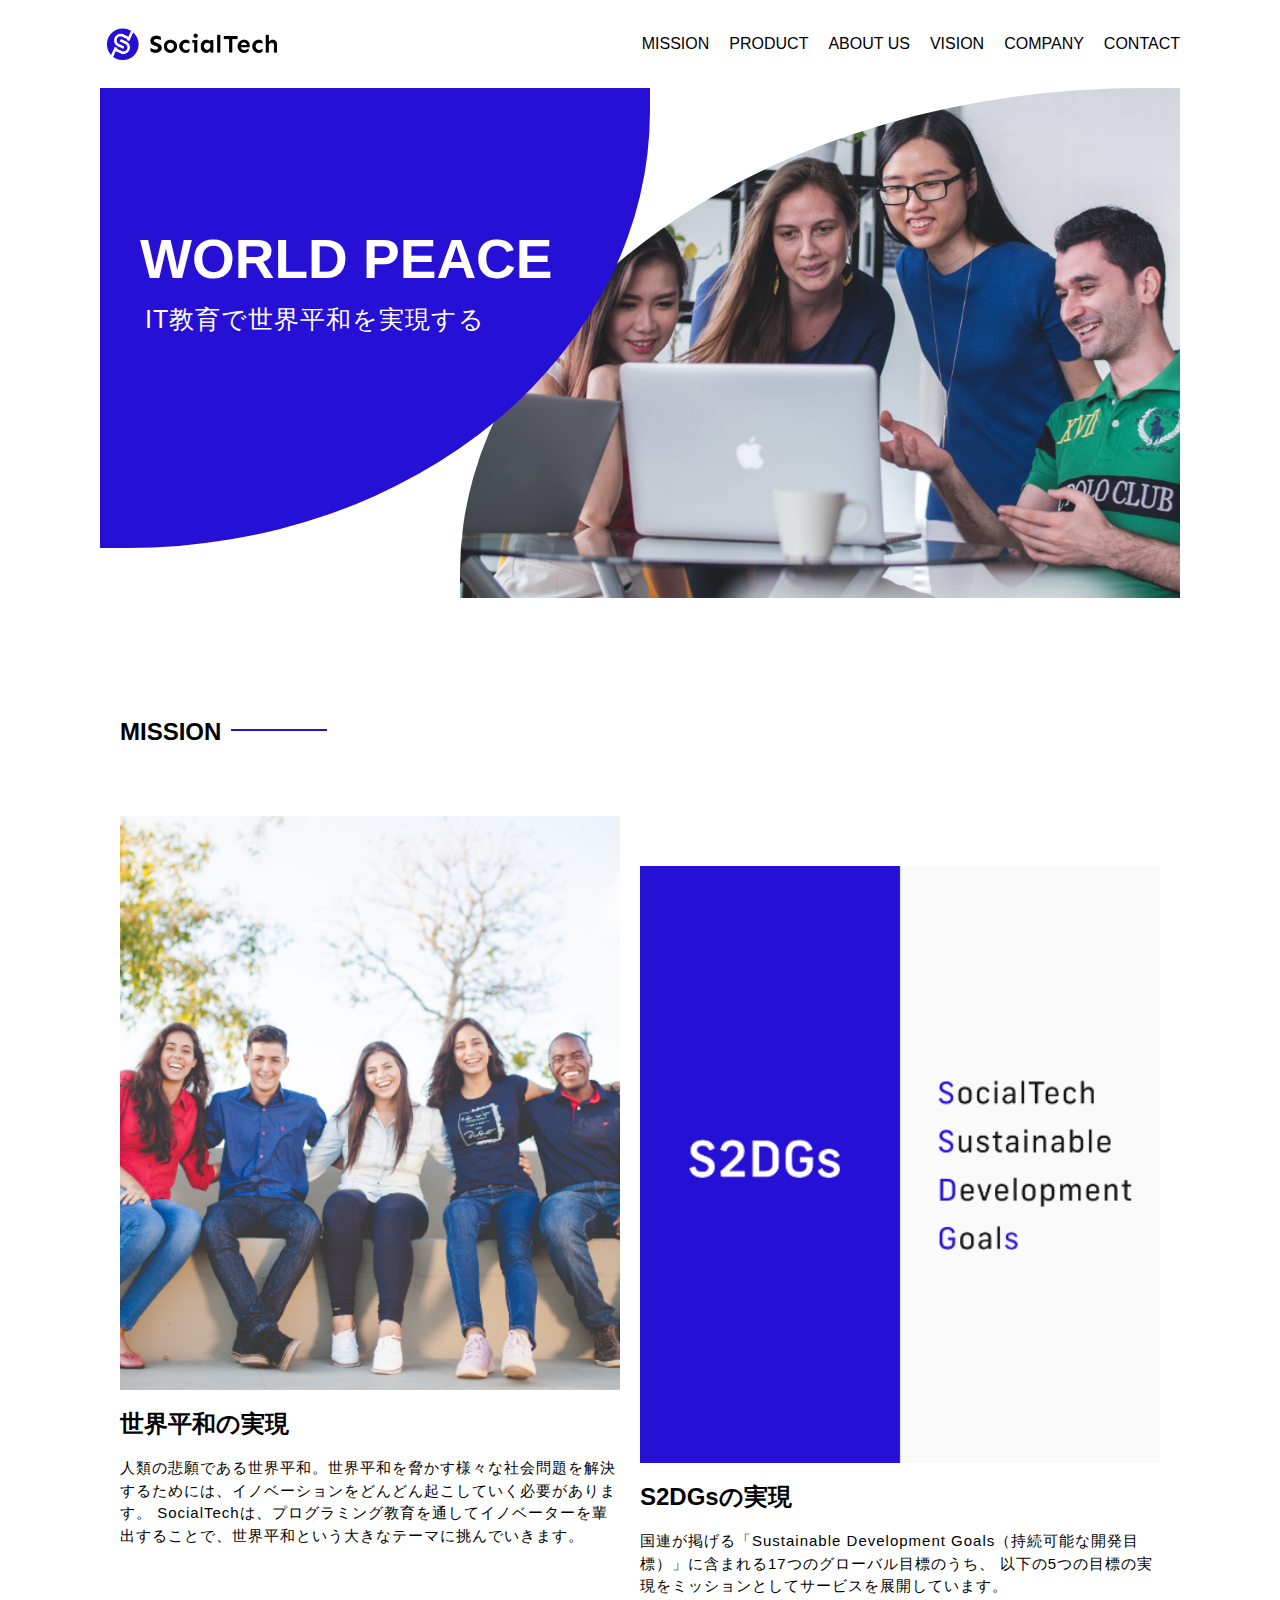
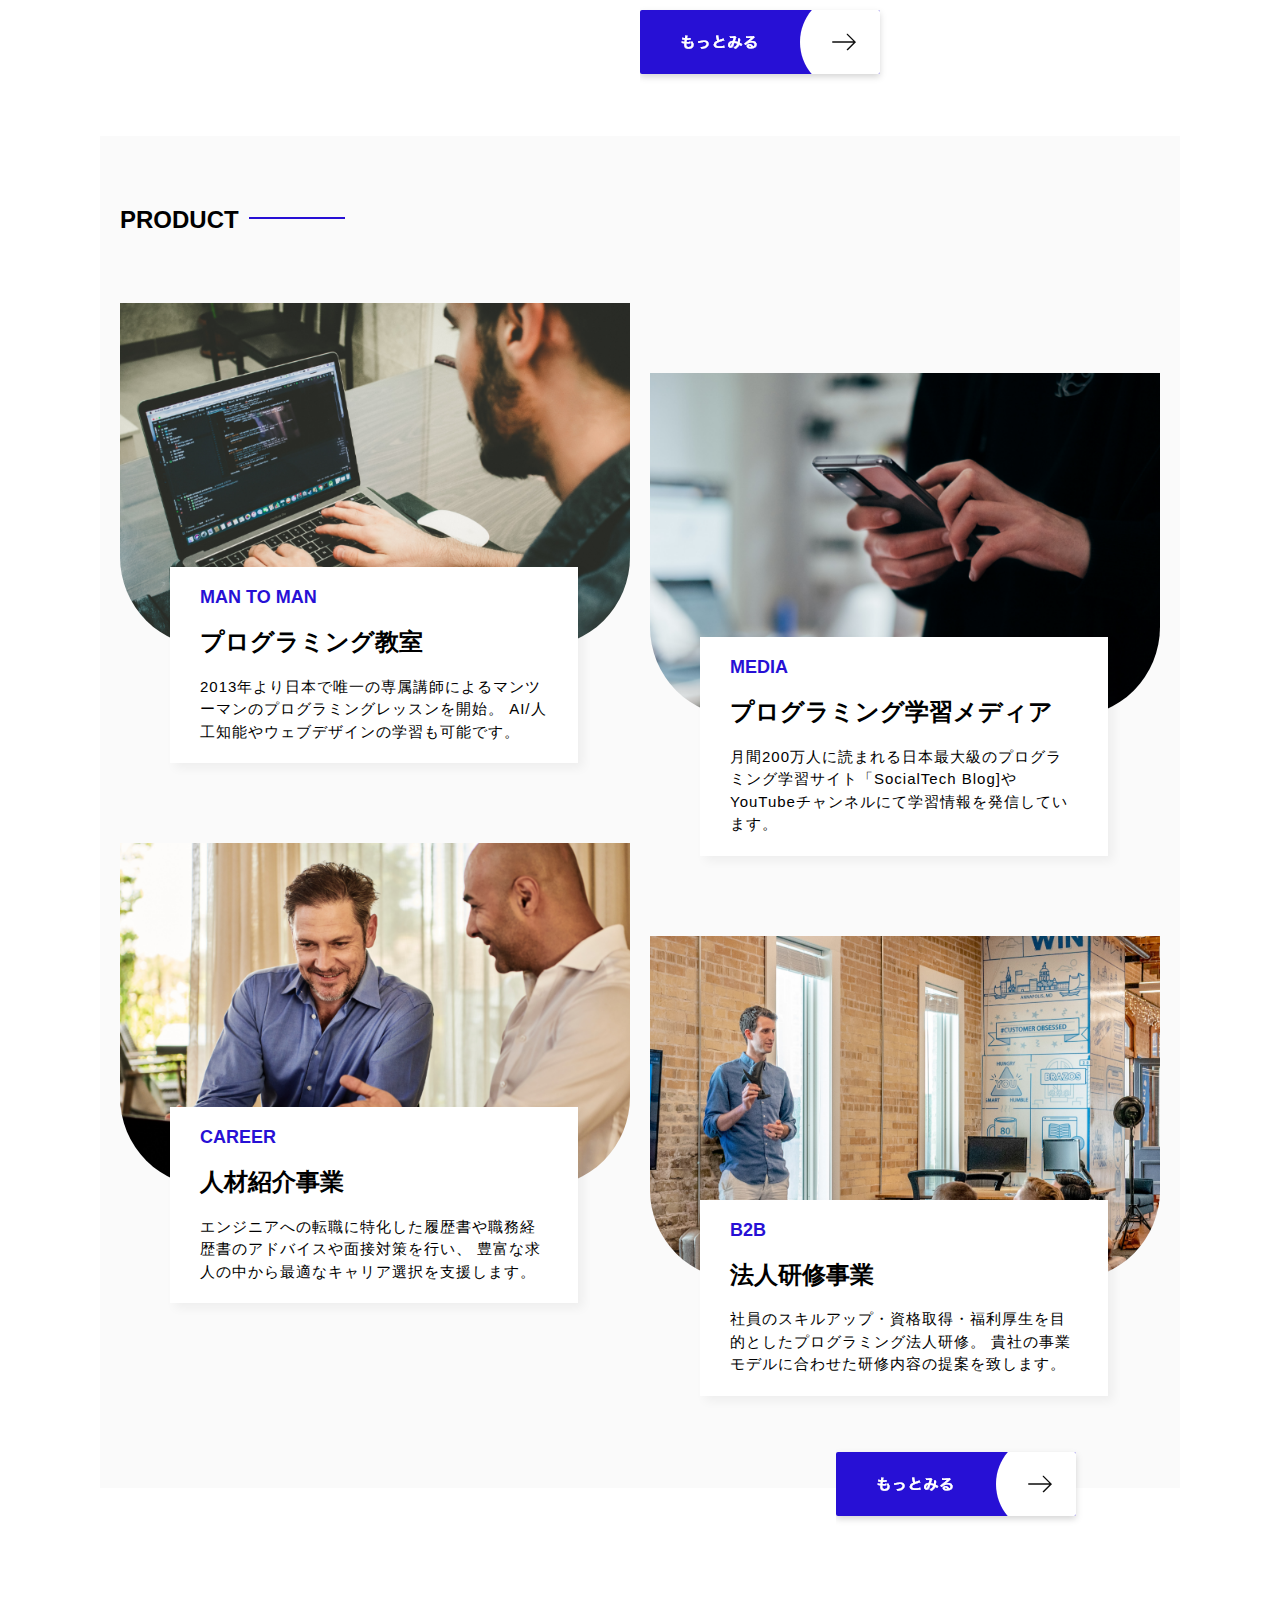
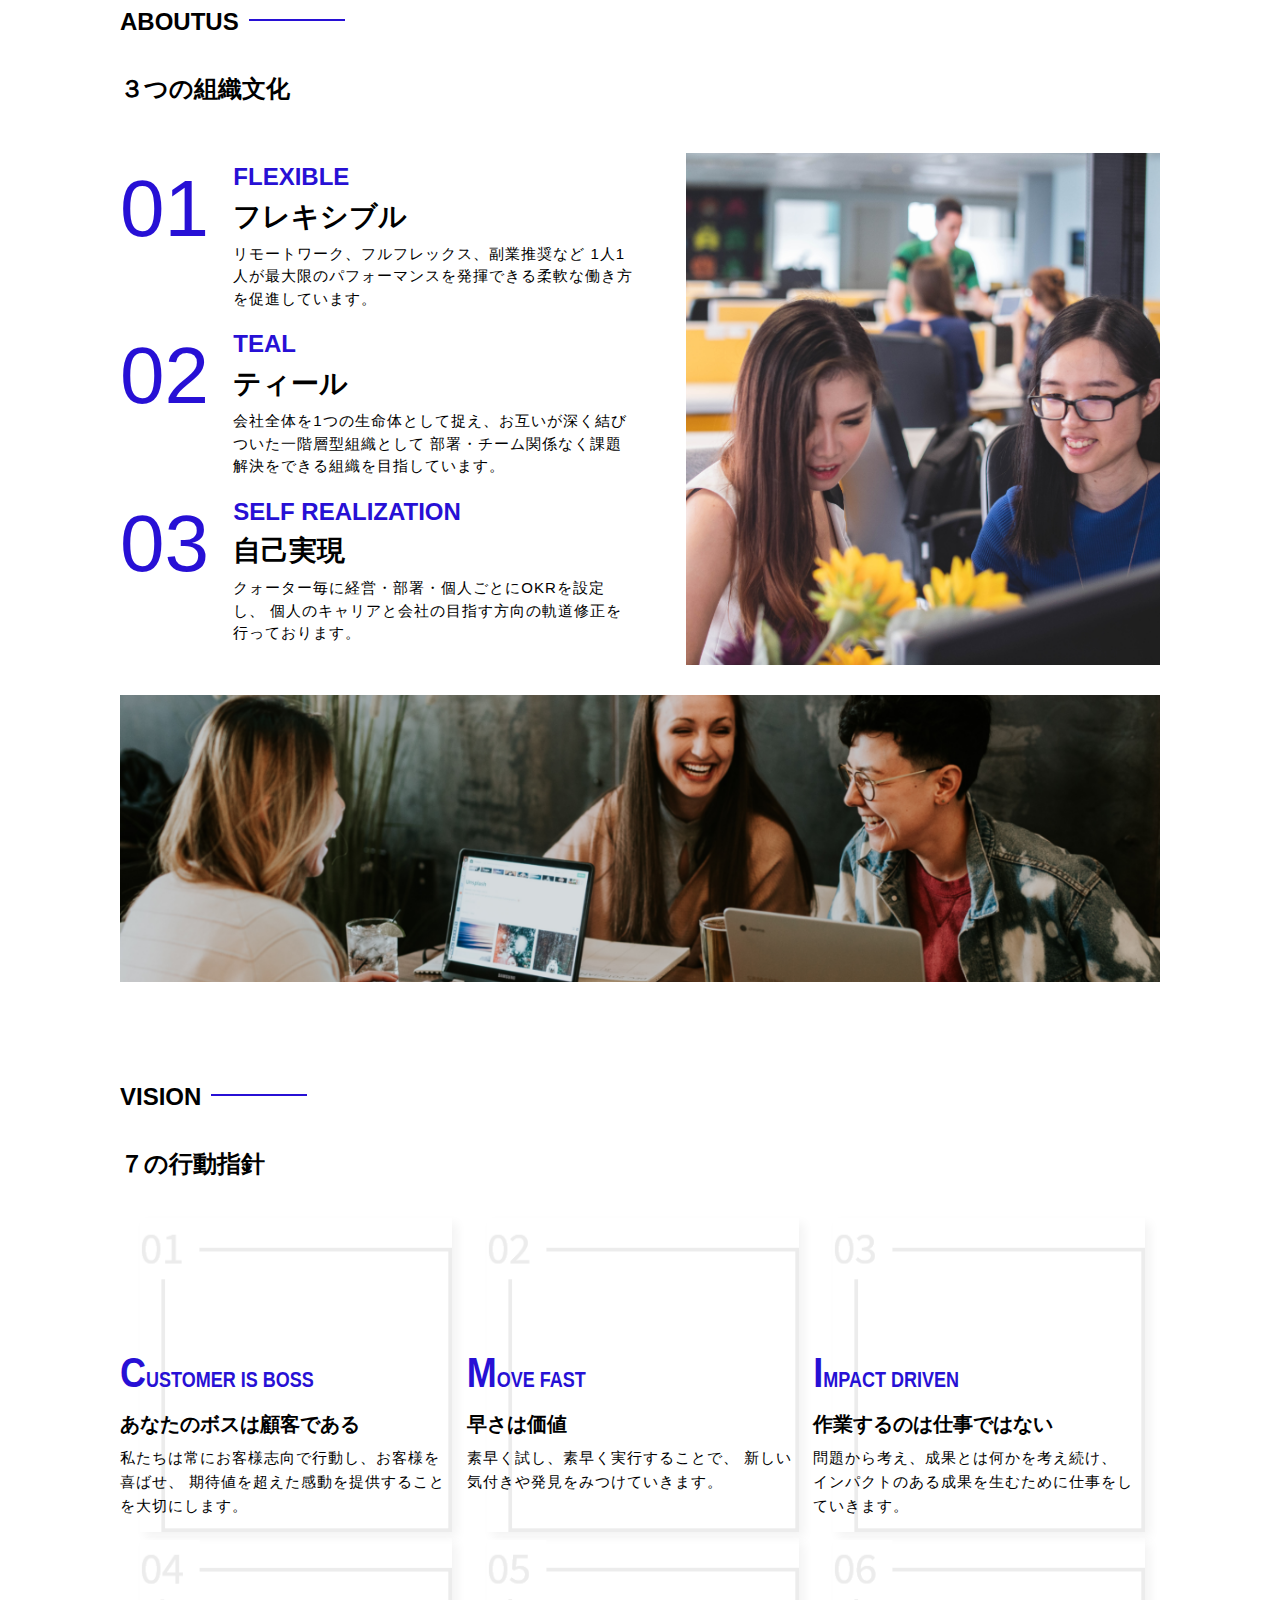
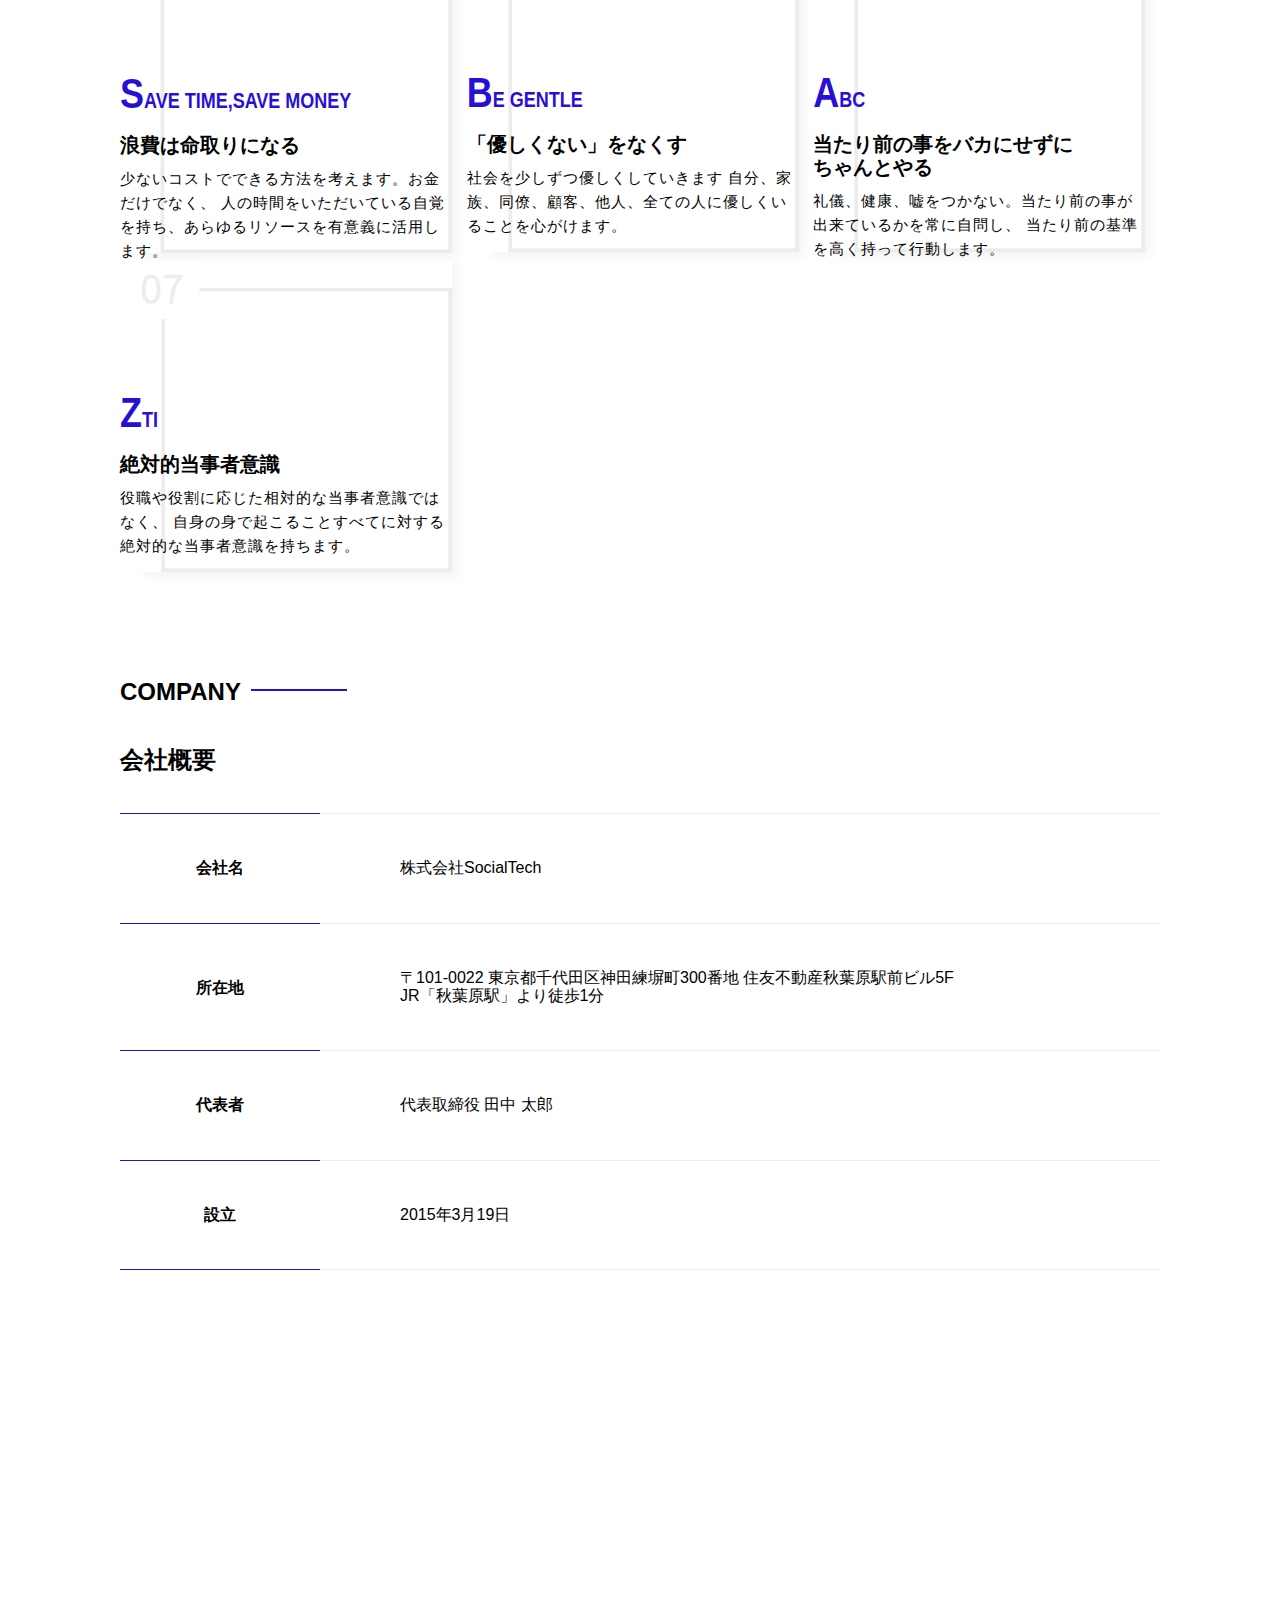
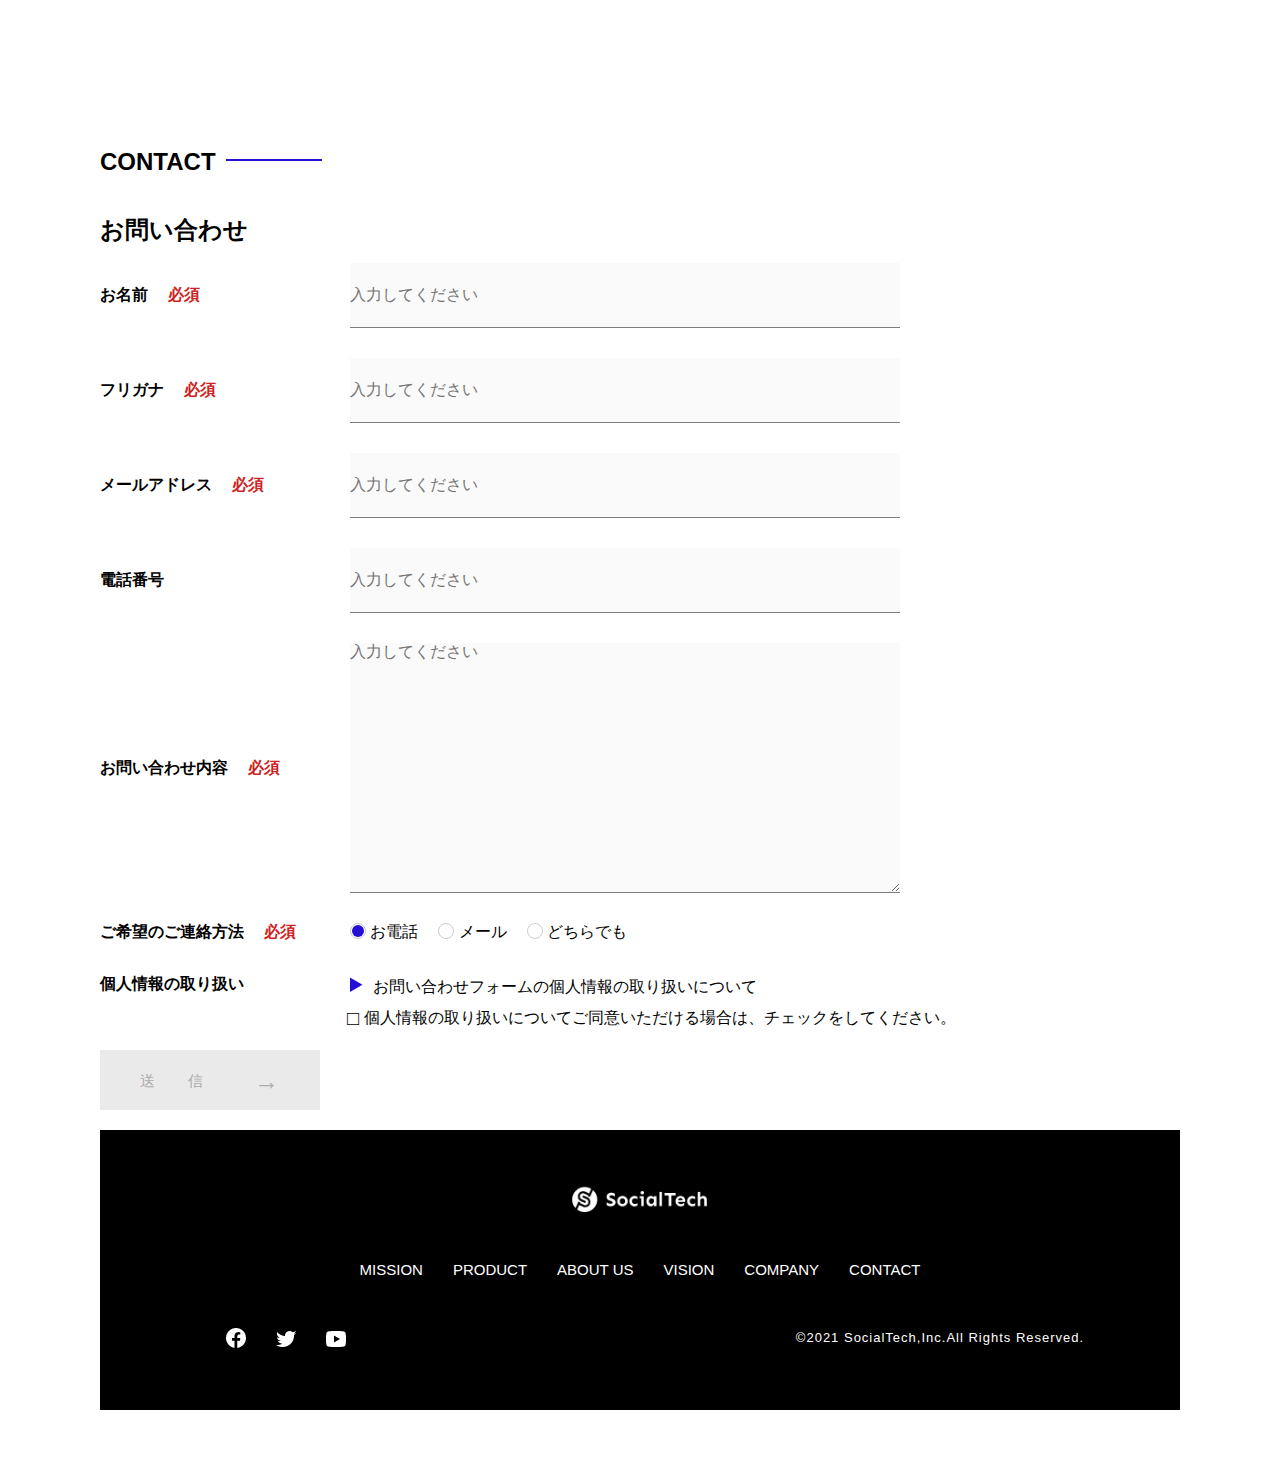
<file: index.html>
<!DOCTYPE html>
<html lang="ja">
<html>
<head>
    <meta charset="UTF-8">
    <meta name="viewport" content="width=device-width, initial-scale=1.0">
     <meta name="description" content="SocialTechはEdTech業界のリーディングカンパニーを目指します。">
    <title>SocialTech</title>
    <link rel="stylesheet" href="styles/destyle.css">
    <link rel="stylesheet" href="styles/style.css">
</head>
<body>
    <!-- ヘッダー -->
    <header class="header">
        <div class="header__inner">
            <h1 class="header__logo"><!-- ロゴ画像をここに配置 -->
                <a href="index.html"><img src=images/logo.png alt="ロゴ"></a>
            </h1>
        </div> 
        <!-- PC用ナビゲーション -->
        <nav class="header__nav">
            <ul class="nav__list"><!-- ナビゲーションメニュー6項目 -->
                <li class="nav__item"><a href="mission.html">MISSION</a></li>
                <li class="nav__item"><a href="product.html">PRODUCT</a></li>
                <li class="nav__item"><a href="index.html#aboutusTrans">ABOUT US</a></li>
                <li class="nav__item"><a href="index.html#visionTrans">VISION</a></li>
                <li class="nav__item"><a href="index.html#companyTrans">COMPANY</a></li>
                <li class="nav__item"><a href="index.html#contactTrans">CONTACT</a></li>
            </ul>
        </nav>
        <!-- スマホ用ハンバーガーメニューのボタン -->
        <img id="menu-sp" src="images/button-menu.png" alt="ナビゲーションメニューを開く" onclick="document.getElementById('nav-sp').style.display='block'">
            
        <!-- スマホ用ナビゲーションメニュー -->
        <nav id="nav-sp">
            <img id="close" src="images/button-close.png" alt="ナビゲーションを閉じる" onclick="document.getElementById('nav-sp').style.display = 'none'">
            <a id="logo-sp" href="index.html" onclick="document.getElementById('nav-sp').style.display = 'none'"><img src="images/logo-sp.png" alt="トップページに戻る"></a>  
            <a class="menu" href="mission.html" 
                    onclick="document.getElementById('nav-sp').style.display = 'none'">MISSION</a>
            <a class="menu" href="product.html" 
                    onclick="document.getElementById('nav-sp').style.display = 'none'">PRODUCT</a>
            <a class="menu" href="index.html#aboutusTrans"
                    onclick="document.getElementById('nav-sp').style.display = 'none'">ABOUTUS</a>
            <a class="menu" href="index.html#visionTrans"
                    onclick="document.getElementById('nav-sp').style.display = 'none'">VISION</a>
            <a class="menu" href="index.html#companyTrans"
                    onclick="document.getElementById('nav-sp').style.display = 'none'">COMPANY</a>
            <a class="menu" href="index.html#contactTrans"
                    onclick="document.getElementById('nav-sp').style.display = 'none'">CONTACT</a>
            <div id="sns">
                <a href="https://www.facebook.com/sejuku2013"><img src="images/button-facebook.png" alt="Facebookのリンク"></a>
                <a href="https://twitter.com/samuraijuku"><img src="images/button-twitter.png" alt="Twitterのリンク"></a>
                <a href="https://www.youtube.com/channel/UCCFOQO5aDK0xXam4cUQXT8g"><img src="images/button-youtube.png" alt="YouTubeのリンク"></a>
            </div>
        </nav>  
    </header>

    <!-- メイン -->
    <main class="main">
        <div class="main__inner">
            <h1 class="main__title">WORLD PEACE</h1>
            <p class="main__text">IT教育で世界平和を実現する</p>
        </div>
        <img src="images/index/index-main.png" alt="PCに集まる仲間" class="main__img">
    </main>

    <!-- ミッション -->
    <section class="mission">
        <div class="mission__title">
            <h2>MISSION</h2>
            <img src="images/line.png" alt="青い線">
        </div>
        <article class="mission__container">
            <div class="mission__first">
                <img src="images/index/index-mission.png" alt="5人の仲間">
                <h2>
                    世界平和の実現
                </h2>
                <p>
                    人類の悲願である世界平和。世界平和を脅かす様々な社会問題を解決するためには、イノベーションをどんどん起こしていく必要があります。
                    SocialTechは、プログラミング教育を通してイノベーターを輩出することで、世界平和という大きなテーマに挑んでいきます。
                </p>
            </div>
            <div class="mission__second">
                <img src="images/index/s2dgs.png" alt="S2DGs">
                <h2>
                    S2DGsの実現
                </h2>
                <p>
                    国連が掲げる「Sustainable Development Goals（持続可能な開発目標）」に含まれる17つのグローバル目標のうち、
                    以下の5つの目標の実現をミッションとしてサービスを展開しています。
                </p>
            </div>
            <a href="mission.html">
                <img class="site__btn" src="images/button-more.png" alt="もっとみる">
            </a>
        </article>
        
    </section>
    <!-- ここまでがミッション -->

    <!-- プロダクト -->
    <section class="product">
        <div class="product__title">
            <h2>PRODUCT</h2>
            <img src="images/line.png" alt="青い線">
        </div>
        <div class="product__inner">
            <!--左側のプロダクト２つ-->
            <div class="product__left">
                <div class="item__left">
                    <img src="images/product/product-mantoman.png" alt="MANTOMAN" class="product__img">
                    <div class="product__text">
                        <span>MAN TO MAN</span>
                        <h2>プログラミング教室</h2>
                        <p>2013年より日本で唯一の専属講師によるマンツーマンのプログラミングレッスンを開始。
                            AI/人工知能やウェブデザインの学習も可能です。</p>
                    </div>
                </div>
                <div class="item__left">
                    <img src="images/product/product-career.png" alt="CAREER" class="product__img">
                    <div class="product__text">
                        <span>CAREER</span>
                        <h2>人材紹介事業</h2>
                        <p>エンジニアへの転職に特化した履歴書や職務経歴書のアドバイスや面接対策を行い、
                            豊富な求人の中から最適なキャリア選択を支援します。</p>
                    </div>
                </div>
            </div>
            <!--右側のプロダクト２つ-->
            <div class="product__right">
                <div class="item__right">
                    <img src="images/product/product-media.png" alt="MEDIA" class="product__img">
                    <div class="product__text">
                        <span>MEDIA</span>
                        <h2>プログラミング学習メディア</h2>
                        <p>月間200万人に読まれる日本最大級のプログラミング学習サイト「SocialTech Blog]や
                            YouTubeチャンネルにて学習情報を発信しています。
                        </p>
                    </div>
                </div>
                <div class="item__right">
                    <img src="images/product/product-b2b.png" alt="B2B" class="product__img">
                    <div class="product__text">
                        <span>B2B</span>
                        <h2>法人研修事業</h2>
                        <p>社員のスキルアップ・資格取得・福利厚生を目的としたプログラミング法人研修。
                            貴社の事業モデルに合わせた研修内容の提案を致します。</p>
                    </div>
                </div>
            </div>
        </div>
        <div class="site__btn--container">
            <a href="product.html" class="site__btn--second">
                <img src="images/button-more.png" alt="もっとみる">
            </a>
        </div>
    </section>
    <!-- ここまでがプロダクト-->

    <!-- アバウト アス -->
     <section id=aboutusTrans class="aboutus">
        <div class="aboutus__title">
            <h2>ABOUTUS</h2>
            <img src="images/line.png" alt="青い線">
        </div>
        <h2 class="aboutus__subtitle">３つの組織文化</h2>
        <div class="aboutus__inner">
            <ul class="aboutus__desc">
                <li class="aboutus__list">
                    <h1 class="list__number">
                        01
                    </h1>
                    <div class="list__text">
                        <span>FLEXIBLE</span>
                        <h2>フレキシブル</h2>
                        <p>
                            リモートワーク、フルフレックス、副業推奨など
                            1人1人が最大限のパフォーマンスを発揮できる柔軟な働き方を促進しています。
                        </p>
                    </div>
                </li>
                <li class="aboutus__list">
                    <h1 class="list__number">
                        02
                    </h1>
                    <div class="list__text">
                        <span>TEAL</span>
                        <h2>ティール</h2>
                        <p>
                            会社全体を1つの生命体として捉え、お互いが深く結びついた一階層型組織として
                            部署・チーム関係なく課題解決をできる組織を目指しています。
                        </p>
                    </div>
                </li>
                <li class="aboutus__list">
                    <h1 class="list__number">
                        03
                    </h1>
                    <div class="list__text">
                        <span>SELF REALIZATION</span>
                        <h2>自己実現</h2>
                        <p>
                            クォーター毎に経営・部署・個人ごとにOKRを設定し、
                            個人のキャリアと会社の目指す方向の軌道修正を行っております。
                        </p>
                    </div>
                </li>
            </ul>
            <img src="images/index/index-aboutus1.png" alt="女性2人" class="aboutus__img--first">
        </div>    
    <img src="images/index/index-aboutus2.png" alt="男女3人" class="aboutus__img--second">
    </section>
    <!-- ここまでがアバウト アス -->

    <!-- ビジョン -->
    <section id="visionTrans" class="vision">
        <div class="vision__title">
            <h2>VISION</h2>
            <img src="images/line.png" alt="青い線">
        </div>
        <!-- ここから７の行動指針 -->
        <h2 class="vision__subtitle">７の行動指針</h2>
        <div class="vision__container">
            <div class="vision__inner">
                <div class="vision__item">
                    <img src="images/index/vision-01.png" alt="01">
                    <div class="vision__item--text">
                        <h2>CUSTOMER IS BOSS</h2>
                        <h3>あなたのボスは顧客である</h3>
                        <p>
                            私たちは常にお客様志向で行動し、お客様を喜ばせ、
                            期待値を超えた感動を提供することを大切にします。
                        </p>    
                    </div>
                </div>
                <div class="vision__item">
                    <img src="images/index/vision-02.png" alt="02">
                    <div class="vision__item--text">
                        <h2>MOVE FAST</h2>
                        <h3>早さは価値</h3>
                        <p>
                            素早く試し、素早く実行することで、
                            新しい気付きや発見をみつけていきます。
                        </p>
                    </div>
                </div>
                <div class="vision__item">
                    <img src="images/index/vision-03.png" alt="03">
                    <div class="vision__item--text">
                        <h2>IMPACT DRIVEN</h2>
                        <h3>作業するのは仕事ではない</h3>
                        <p>
                            問題から考え、成果とは何かを考え続け、<br>
                            インパクトのある成果を生むために仕事をしていきます。
                        </p>
                    </div>
                </div>
            </div>
            <div class="vision__inner">
                <div class="vision__item">
                    <img src="images/index/vision-04.png" alt="04">
                    <div class="vision__item--text">
                        <h2>SAVE TIME,SAVE MONEY</h2>
                        <h3>浪費は命取りになる</h3>
                        <p>
                            少ないコストでできる方法を考えます。お金だけでなく、
                            人の時間をいただいている自覚を持ち、あらゆるリソースを有意義に活用します。
                        </p>    
                    </div>
                </div>
                <div class="vision__item">
                    <img src="images/index/vision-05.png" alt="05">
                    <div class="vision__item--text">
                        <h2>BE GENTLE</h2>
                        <h3>「優しくない」をなくす</h3>
                        <p>
                            社会を少しずつ優しくしていきます 
                            自分、家族、同僚、顧客、他人、全ての人に優しくいることを心がけます。
                        </p>
                    </div>
                </div>
                <div class="vision__item">
                    <img src="images/index/vision-06.png" alt="06">
                    <div class="vision__item--abc">
                        <h2>ABC</h2>
                        <h3>当たり前の事をバカにせずに<br>ちゃんとやる</h3>
                        <p>
                            礼儀、健康、嘘をつかない。当たり前の事が出来ているかを常に自問し、
                            当たり前の基準を高く持って行動します。
                        </p>
                    </div>
                </div>
            </div>  
            <div class="vision__inner--last">
                <div class="vision__item">
                    <img src="images/index/vision-07.png" alt="07">
                    <div class="vision__item--text">
                        <h2>ZTI</h2>
                        <h3>絶対的当事者意識</h3>
                        <p>
                            役職や役割に応じた相対的な当事者意識ではなく、
                            自身の身で起こることすべてに対する絶対的な当事者意識を持ちます。
                        </p>
                    </div>    
                </div>
            </div>  
        </div>
    </section>
    <!-- ここまでビジョン -->

    <!-- カンパニー -->
    <section id="companyTrans" class="company">
        <div class="company__title">
            <h2>COMPANY</h2>
            <img src="images/line.png" alt="青い線">
        </div>
        <h2 class="company__subtitle">会社概要</h2>
        <table class="company__table">
        <tr>
            <th class="table__header">会社名</th>
            <td class="table__data">株式会社SocialTech</td>
        </tr>
        <tr>
            <th class="table__header--second">所在地</th>
            <td class="table__data">〒101-0022 東京都千代田区神田練塀町300番地 住友不動産秋葉原駅前ビル5F
                                    <br>JR「秋葉原駅」より徒歩1分</td>
        </tr>
        <tr>
            <th class="table__header">代表者</th>
            <td class="table__data">代表取締役 田中 太郎</td>
        </tr>
        <tr>
            <th class="table__header--last">設立</th>
            <td class="table__data--last">2015年3月19日</td>
        </tr>
        </table>
        <iframe class="map"
            src="https://www.google.com/maps/embed?pb=!1m18!1m12!1m3!1d3240.0688540195165!2d139.7746526!3d35.6999232!2m3!1f0!2f0!3f0!3m2!1i1024!2i768!4f13.1!3m3!1m2!1s0x60188fee13660e23%3A0x77137876edf742ac!2z5L2P5Y-L5LiN5YuV55Sj56eL6JGJ5Y6f6aeF5YmN44OT44Or!5e0!3m2!1sja!2sjp!4v1760164818164!5m2!1sja!2sjp"
            width="600" height="450" style="border:0;" allowfullscreen="" loading="lazy" referrerpolicy="no-referrer-when-downgrade" frameborder="0">
        </iframe>
    </section>

    <!-- コンタクト -->
    <section id="contactTrans" class="contact">
        <div class="contact__title">
            <h2>CONTACT</h2>
            <img src="images/line.png" alt="青い線"> 
        </div>
        <h2 class="contact__subtitle">お問い合わせ</h2>
        <form class="form">
            <div class="form__inner">
                <label class="form__info" for="name">
                    <div class="form__title">
                        <h4>お名前</h4>
                        <span>必須</span>
                    </div>
                    <div class="form__textbox">
                        <input type="text" id=name name="name" autocomplete="name" placeholder="入力してください" class="container">
                    </div>
                </label>        
            </div>
            <div class="form__inner">
                <label class="form__info" for="furigana">
                    <div class="form__title">
                        <h4>フリガナ</h4>
                        <span>必須</span>
                    </div>
                    <div class="form__textbox">
                        <input type="text" id="furigana" name="furigana" autocomplete="furigana" placeholder="入力してください" class="container">
                    </div>
                </label>
            </div>
            <div class="form__inner">
                <label class="form__info" for="email">
                    <div class="form__title">
                        <h4>メールアドレス</h4>
                        <span>必須</span>
                    </div>
                    <div class="form__textbox">
                        <input type="text" id="email" name="email" autocomplete="email" placeholder="入力してください" class="container">
                    </div>
                </label>
            </div>
            <div class="form__inner">
                <label class="form__info" for="tel">
                    <div class="form__title">
                        <h4>電話番号</h4>
                    </div>
                    <div class="form__textbox">
                        <input type="text" id="tel" name="tel" autocomplete="tel" placeholder="入力してください" class="container">
                    </div>
                </label>
            </div>
            <div class="form__innerLarge">
                <label class="form__info" for="message">
                    <div class="form__title">
                        <h4>お問い合わせ内容</h4>
                        <span>必須</span>
                    </div>
                    <div class="form__textarea">
                        <textarea id="message" name="message" autocomplete="message" placeholder="入力してください"></textarea> 
                    </div>
                </label>
            </div>
            <div class="form__innerContact">
                <div class="form__title">
                    <h4>ご希望のご連絡方法</h4>
                    <span>必須</span>
                </div>
                <div class="form__radio">
                    <div class="choice">
                        <input type="radio" id="choice_a" name="contact" value="tel" checked>
                        <label for="choice_a">お電話</label>
                    </div>
                    <div class="choice">
                        <input type="radio" id="choice_b" name="contact" value="mail">
                        <label for="choice_b">メール</label>
                    </div>
                    <div class="choice">
                        <input type="radio" id="choice_c" name="contact" value="either">
                        <label for="choice_c">どちらでも</label>
                    </div>
                </div>
            </div>
            <div class="form__inner--privacy">
                <div class="form__title">
                    <label for="privacy" class="privacy__label">個人情報の取り扱い</label>
                    <input type="checkbox" id="privacy" name="privacy">
                </div>
                <div class="info__inner--privacy">
                    <details>
                        <summary class="summary">お問い合わせフォームの個人情報の取り扱いについて</summary>
                        <div class="summary__contents">
                            <span>１．組織の名称又は氏名</span><br>
                                株式会社SocialTech<br><br>
                            <span>２．個人情報保護管理者（若しくはその代理人）の氏名又は職名、所属及び連絡先<br>
                                鈴木 一郎 コーポレート部</span><br>
                                メールアドレス：samurai@example.com<br>
                                TEL：03-1234-5678<br><br>
                            <span>３．個人情報の利用目的</span><br>
                                ・本サービス及び本サービスに関連する情報の提供又はそれらに関する連絡のため<br>
                                ・ユーザーの本人確認のため<br>
                                ・当社サービスのご案内のため<br>
                                ・当社の商品等の広告または宣伝（電子メールによるものを含むものとします。）<br><br>
                            <span>４．個人情報の取り扱い業務の委託</span><br>
                                個人情報の取扱業務の全部または一部を外部に業務委託する場合があります。<br>
                                その際、弊社は、個人情報を適切に保護できる管理体制を敷き実行していることを条件として<br>
                                委託先を厳選したうえで、機密保持契約を委託先と締結し、お客様の個人情報を厳密に管理させます。<br><br>
                            <span>５．個人情報の開示等の請求</span><br>
                                お客様は、弊社に対してご自身の個人情報の開示等（利用目的の通知、開示、内容の訂正・追加・削除、利用の停止または消去、第三者への提供の停止）に関して、当社問合わせ窓口に申し出ることができます。<br>
                                その際、弊社はお客様ご本人を確認させていただいたうえで、合理的な期間内に対応いたします。<br><br>
                                なお、個人情報に関する弊社問合わせ先は、次の通りです。<br><br>
                                株式会社SocialTech　個人情報問合せ窓口<br>
                                〒101-0022 東京都千代田区神田練塀町300番地 住友不動産秋葉原駅前ビル5F<br>
                                メールアドレス：samurai@example.com　TEL：03-1234-5678<br><br>
                            <span>６．個人情報を提供されることの任意性について</span><br><br>
                                お客様がご自身の個人情報を弊社に提供されるか否かは、お客様のご判断によりますが、もしご提供されない場合には、適切なサービスが提供できない場合がありますので予めご了承ください。
                        </div>
                    </details>
                </div>
            </div>
            <div class="info__check">
                <input type="checkbox" id="check" name="information">
                <label for="check">個人情報の取り扱いについてご同意いただける場合は、チェックをしてください。</label>
            </div>
            <div class="detail__btn">
                <a href="index.html#detail">
                    <p>送　　信</p>
                    <span>→</span>
                </a>
            </div>
        </form>
    </section>
    <footer class="footer">
        <div>
            <a href=""><img src="images/logo-sp.png" alt=""></a>
        </div>
        <div class="footer__link">
            <nav class="footer__nav">
                <ul class="footer__list"><!-- ナビゲーションメニュー6項目 -->
                    <li class="footer__li"><a href="mission.html">MISSION</a></li>
                    <li class="footer__li"><a href="product.html">PRODUCT</a></li>
                    <li class="footer__li"><a href="index.html#aboutusTrans">ABOUT US</a></li>
                    <li class="footer__li"><a href="index.html#visionTrans">VISION</a></li>
                    <li class="footer__li"><a href="index.html#companyTrans">COMPANY</a></li>
                    <li class="footer__li"><a href="index.html#contactTrans">CONTACT</a></li>
                </ul>
            </nav> 
            <div class="footer__last">
                <a href=""><img src="images/button-facebook.png" alt="facebook"></a>
                <a href=""><img src="images/button-twitter.png" alt="twitter"></a>
                <a href=""><img src="images/button-youtube.png" alt="youtube"></a>
                <p>©2021 SocialTech,Inc.All Rights Reserved.</p>
            </div>      
        </div>
    </footer>        
</body>
</html>
</file>
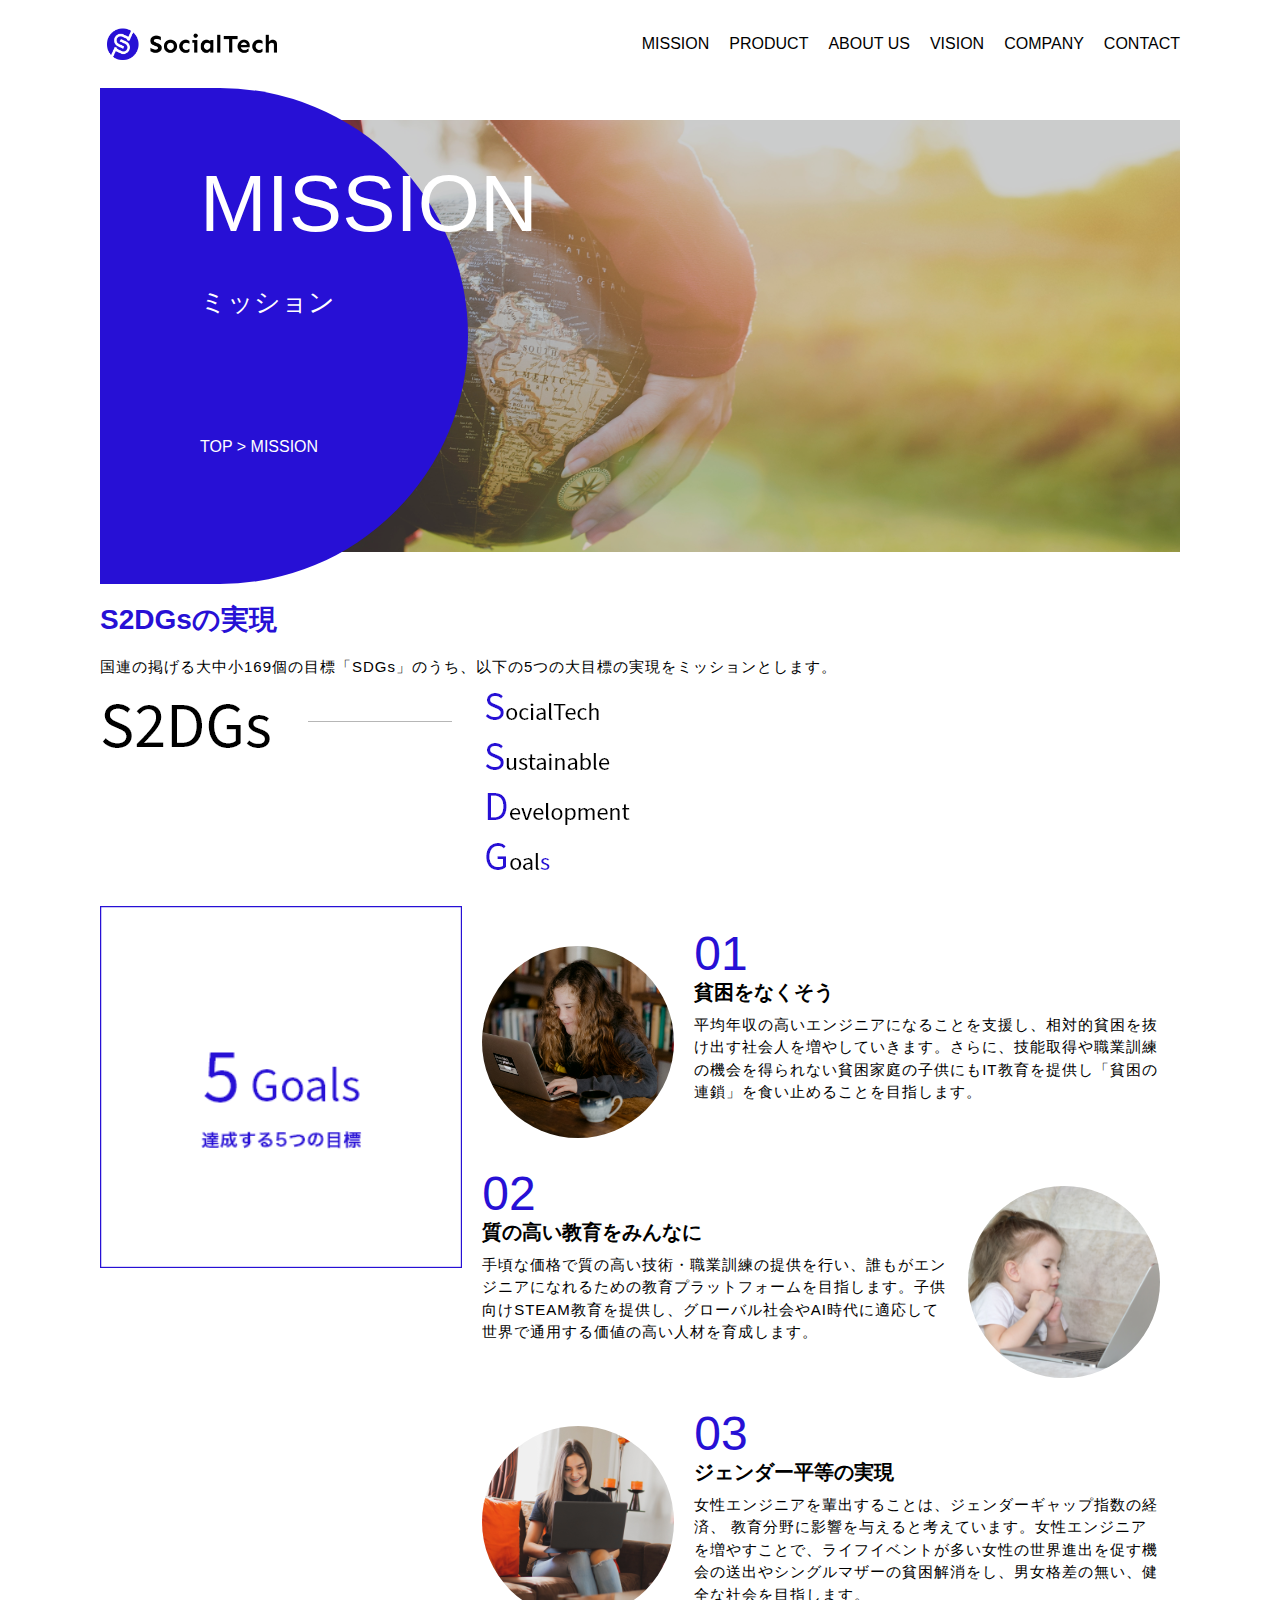
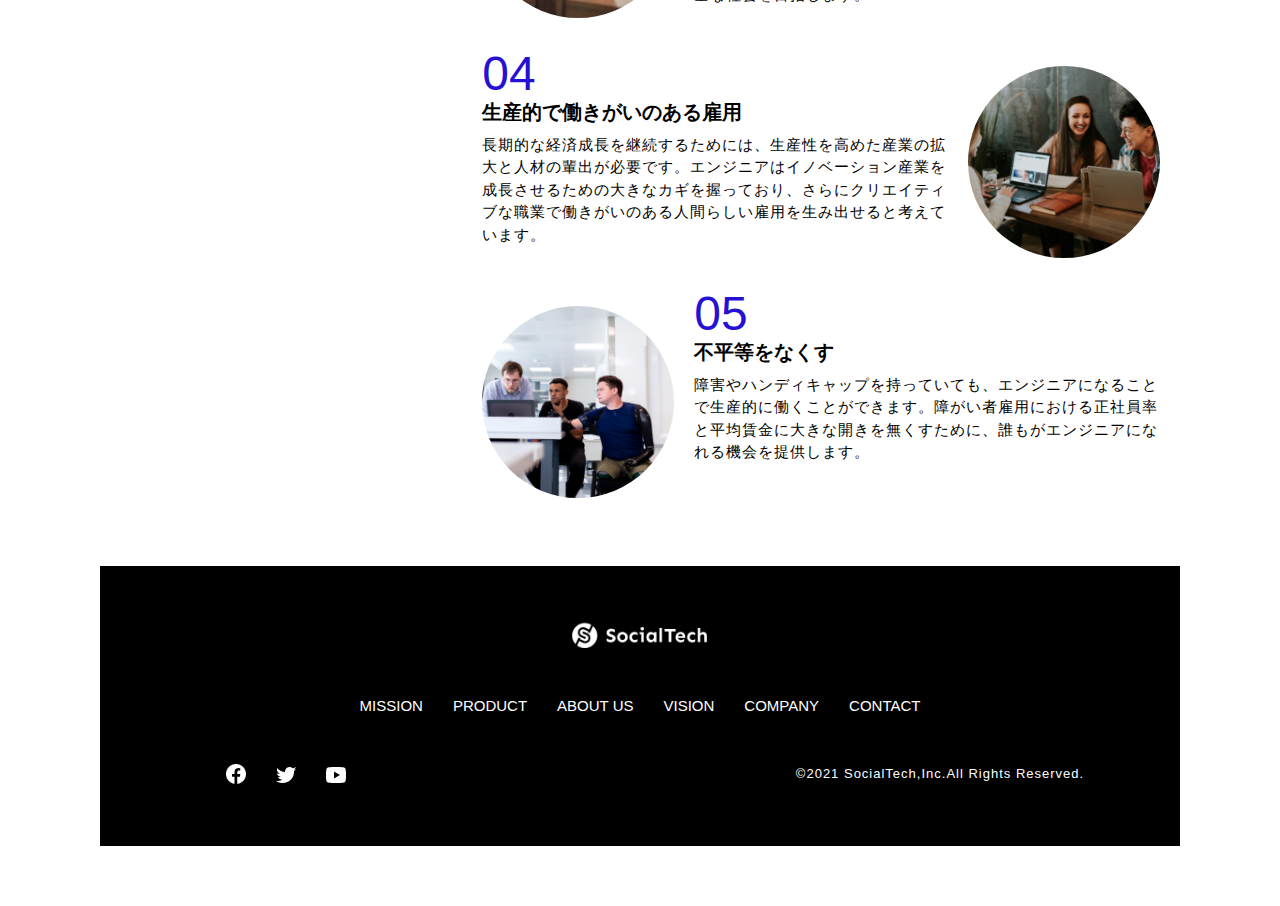
<file: mission.html>
<!DOCTYPE html>
<html lang="ja">
<html>
<head>
    <meta charset="UTF-8">
    <meta name="viewport" content="width=device-width, initial-scale=1.0">
    <meta name="description" content="SocialTechが目指す5つの目標（S2DGs）を紹介します">
    <title>SocialTech-MISSION-</title>
    <link rel="stylesheet" href="styles/destyle.css">
    <link rel="stylesheet" href="styles/style.css">
</head>
<body>
    <!-- ヘッダー -->
    <header class="header">
        <div class="header__inner">
            <h1 class="header__logo"><!-- ロゴ画像をここに配置 -->
                <a href="index.html"><img src=images/logo.png alt="ロゴ"></a>
            </h1>
        </div> 
        <!-- PC用ナビゲーション -->
        <nav class="header__nav">
            <ul class="nav__list"><!-- ナビゲーションメニュー6項目 -->
                <li class="nav__item"><a href="mission.html">MISSION</a></li>
                <li class="nav__item"><a href="product.html">PRODUCT</a></li>
                <li class="nav__item"><a href="index.html#aboutusTrans">ABOUT US</a></li>
                <li class="nav__item"><a href="index.html#visionTrans">VISION</a></li>
                <li class="nav__item"><a href="index.html#companyTrans">COMPANY</a></li>
                <li class="nav__item"><a href="index.html#contactTrans">CONTACT</a></li>
            </ul>
        </nav>
        <!-- スマホ用ハンバーガーメニューのボタン -->
        <img id="menu-sp" src="images/button-menu.png" alt="ナビゲーションメニューを開く" onclick="document.getElementById('nav-sp').style.display='block'">
            
        <!-- スマホ用ナビゲーションメニュー -->
        <nav id="nav-sp">
            <img id="close" src="images/button-close.png" alt="ナビゲーションを閉じる" onclick="document.getElementById('nav-sp').style.display = 'none'">
            <a id="logo-sp" href="index.html" onclick="document.getElementById('nav-sp').style.display = 'none'"><img src="images/logo-sp.png" alt="トップページに戻る"></a>  
            <a class="menu" href="mission.html" 
                    onclick="document.getElementById('nav-sp').style.display = 'none'">MISSION</a>
            <a class="menu" href="product.html" 
                    onclick="document.getElementById('nav-sp').style.display = 'none'">PRODUCT</a>
            <a class="menu" href="index.html#aboutusTrans"
                    onclick="document.getElementById('nav-sp').style.display = 'none'">ABOUTUS</a>
            <a class="menu" href="index.html#visionTrans"
                    onclick="document.getElementById('nav-sp').style.display = 'none'">VISION</a>
            <a class="menu" href="index.html#companyTrans"
                    onclick="document.getElementById('nav-sp').style.display = 'none'">COMPANY</a>
            <a class="menu" href="index.html#contactTrans"
                    onclick="document.getElementById('nav-sp').style.display = 'none'">CONTACT</a>
            <div id="sns">
                <a href="https://www.facebook.com/sejuku2013"><img src="images/button-facebook.png" alt="Facebookのリンク"></a>
                <a href="https://twitter.com/samuraijuku"><img src="images/button-twitter.png" alt="Twitterのリンク"></a>
                <a href="https://www.youtube.com/channel/UCCFOQO5aDK0xXam4cUQXT8g"><img src="images/button-youtube.png" alt="YouTubeのリンク"></a>
            </div>
        </nav>  
    </header>
    <!-- メイン画像 -->
     <main>
         <section class="main__mission">
            <!-- 背景にメイン画像 -->
            <div class="main__contents">
                <h1>MISSION</h1>
                <span>ミッション</span>
                <div>TOP > MISSION</div>
            </div>
         </section>
     </main>
     <section>
        <div class="s2dgs">
            <h2 class="s2dgs__title">S2DGsの実現</h2>
            <p>国連の掲げる大中小169個の目標「SDGs」のうち、以下の5つの大目標の実現をミッションとします。</p>
            <img src="./images/mission/mission-s2dgs.png" alt="S2DGs">
        </div>
        <div class="goals">
            <img class="goals__img" src="./images/mission/mission-5goals.png" alt="5Goals">
            <article class="article__inner">
                <div class="goals__article">
                    <img class="article__img--left" src="./images/mission/mission-5goals01.png" alt="01">
                    <div class="article__text">
                        <span>01</span>
                        <h3>貧困をなくそう</h3>
                        <p>平均年収の高いエンジニアになることを支援し、相対的貧困を抜け出す社会人を増やしていきます。さらに、技能取得や職業訓練の機会を得られない貧困家庭の子供にもIT教育を提供し「貧困の連鎖」を食い止めることを目指します。</p>
                    </div>
                </div>
               <div class="goals__article">
                    <img class="article__img--right" src="./images/mission/mission-5goals02.png" alt="02">
                    <div class="article__text">
                       <span>02</span>
                       <h3>質の高い教育をみんなに</h3>
                       <p>手頃な価格で質の高い技術・職業訓練の提供を行い、誰もがエンジニアになれるための教育プラットフォームを目指します。子供向けSTEAM教育を提供し、グローバル社会やAI時代に適応して世界で通用する価値の高い人材を育成します。</p>
                    </div>
                    
                </div>
                <div class="goals__article">
                    <img class="article__img--left" src="./images/mission/mission-5goals03.png" alt="03">
                    <div class="article__text">
                        <span>03</span>
                        <h3>ジェンダー平等の実現</h3>
                        <p>女性エンジニアを輩出することは、ジェンダーギャップ指数の経済、
                            教育分野に影響を与えると考えています。女性エンジニアを増やすことで、ライフイベントが多い女性の世界進出を促す機会の送出やシングルマザーの貧困解消をし、男女格差の無い、健全な社会を目指します。
                        </p>
                    </div>
                </div>
                <div class="goals__article">
                    <img class="article__img--right" src="./images/mission/mission-5goals04.png" alt="04">
                    <div class="article__text">
                        <span>04</span>
                        <h3>生産的で働きがいのある雇用</h3>
                        <p>長期的な経済成長を継続するためには、生産性を高めた産業の拡大と人材の輩出が必要です。エンジニアはイノベーション産業を成長させるための大きなカギを握っており、さらにクリエイティブな職業で働きがいのある人間らしい雇用を生み出せると考えています。</p>
                    </div>
                    
                </div>
                <div class="goals__article">
                    <img class="article__img--left" src="./images/mission/mission-5goals05.png" alt="05">
                    <div class="article__text">
                        <span>05</span>
                        <h3>不平等をなくす</h3>
                        <p>障害やハンディキャップを持っていても、エンジニアになることで生産的に働くことができます。障がい者雇用における正社員率と平均賃金に大きな開きを無くすために、誰もがエンジニアになれる機会を提供します。

                        </p>
                    </div>
                </div>
            </article>
        </div>
     </section>
    <!-- フッター -->
    <footer class="footer">
        <div>
            <a href=""><img src="images/logo-sp.png" alt=""></a>
        </div>
        <div class="footer__link">
            <nav class="footer__nav">
                <ul class="footer__list"><!-- ナビゲーションメニュー6項目 -->
                    <li class="footer__li"><a href="mission.html">MISSION</a></li>
                    <li class="footer__li"><a href="product.html">PRODUCT</a></li>
                    <li class="footer__li"><a href="index.html#aboutusTrans">ABOUT US</a></li>
                    <li class="footer__li"><a href="index.html#visionTrans">VISION</a></li>
                    <li class="footer__li"><a href="index.html#companyTrans">COMPANY</a></li>
                    <li class="footer__li"><a href="index.html#contactTrans">CONTACT</a></li>
                </ul>
            </nav> 
            <div class="footer__last">
                <a href=""><img src="images/button-facebook.png" alt="facebook"></a>
                <a href=""><img src="images/button-twitter.png" alt="twitter"></a>
                <a href=""><img src="images/button-youtube.png" alt="youtube"></a>
                <p>©2021 SocialTech,Inc.All Rights Reserved.</p>
            </div>      
        </div>
    </footer>        
</body>
</html>
</file>
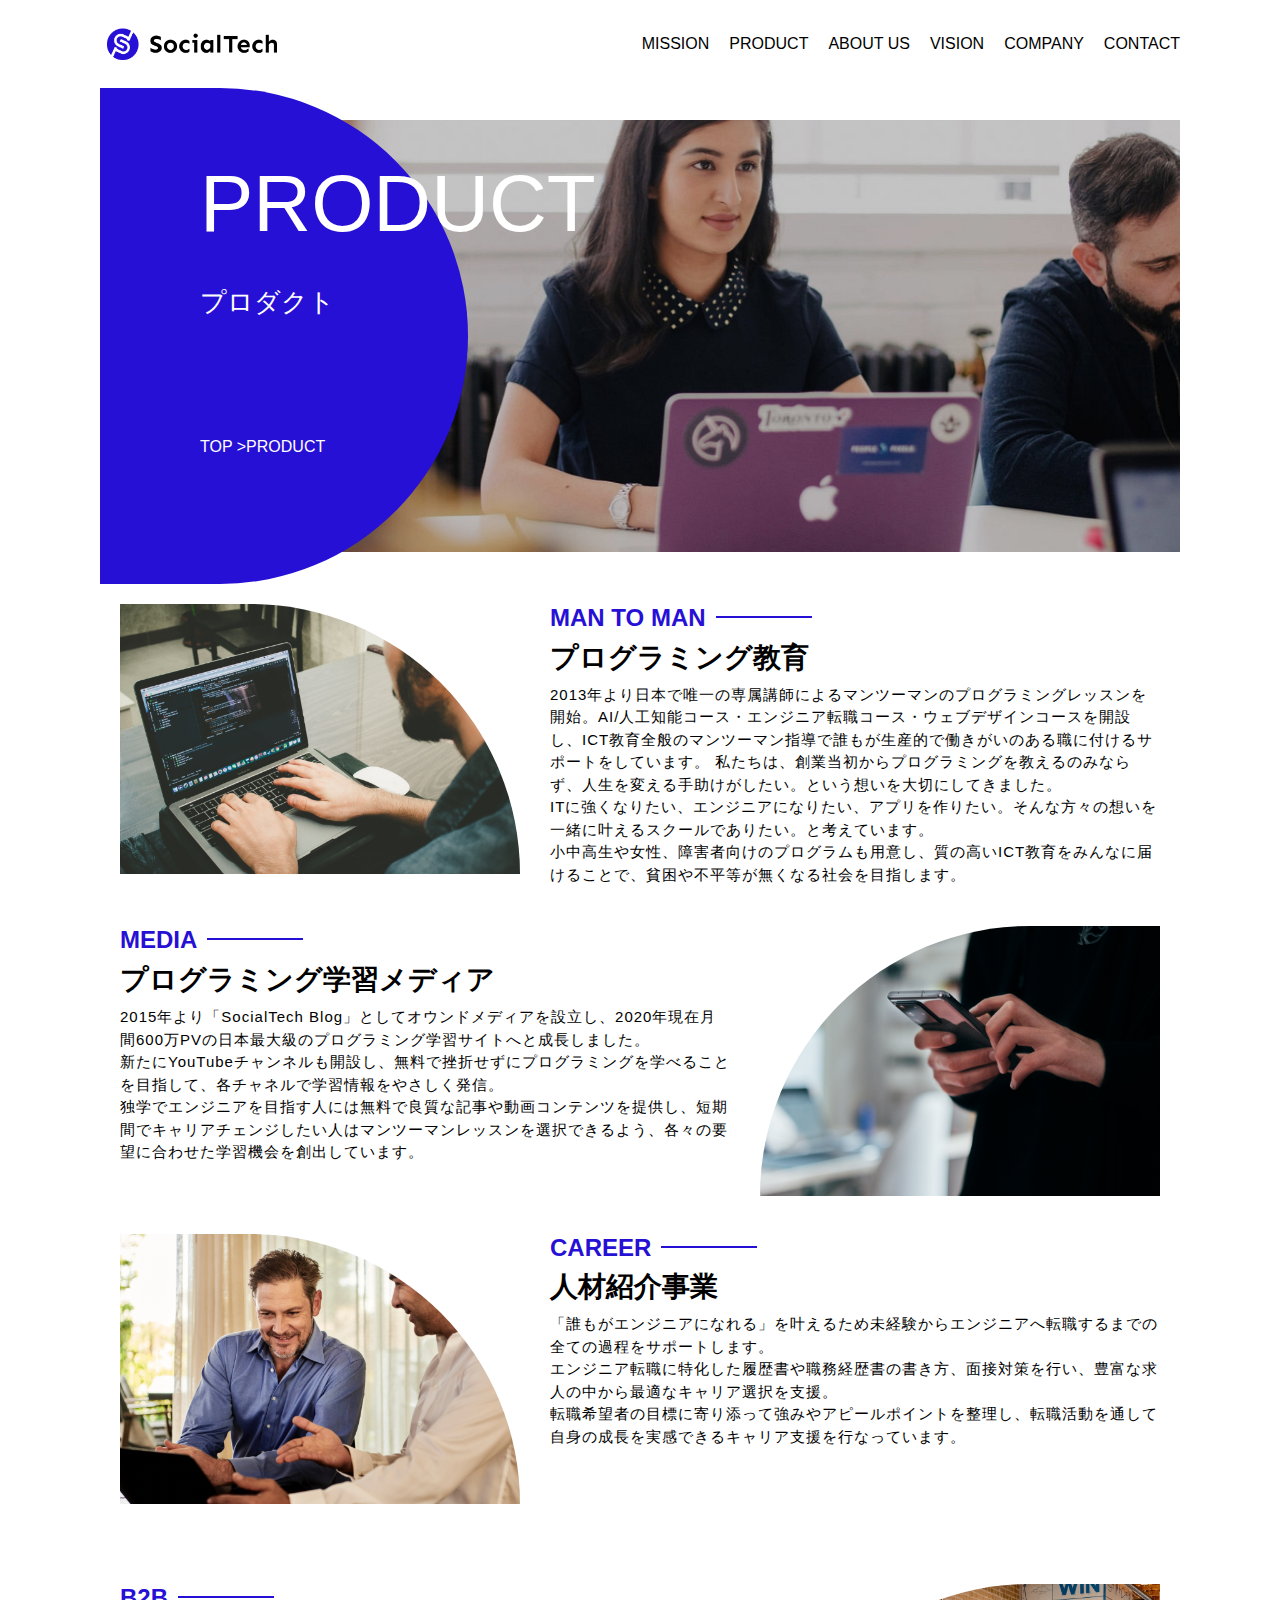
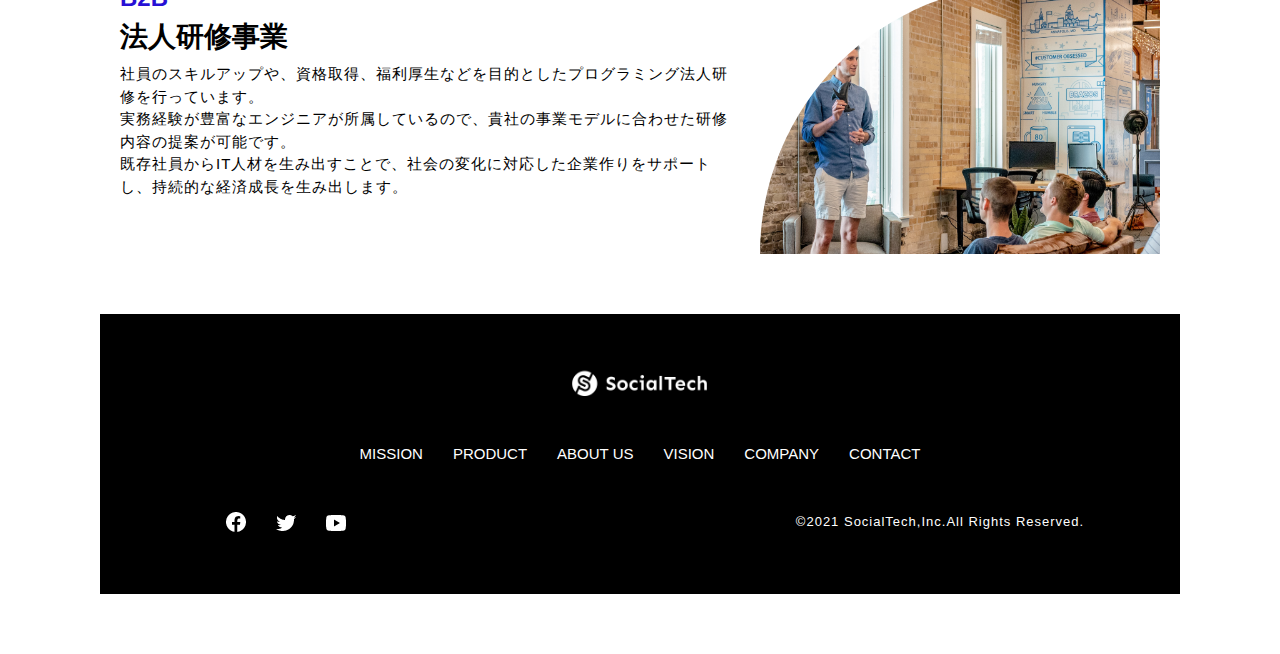
<file: product.html>
<!DOCTYPE html>
<html lang="ja">
<html>
<head>
    <meta charset="UTF-8">
    <meta name="viewport" content="width=device-width, initial-scale=1.0">
     <meta name="description" content="">
    <title>SocialTech-PRODUCT-</title>
    <link rel="stylesheet" href="styles/destyle.css">
    <link rel="stylesheet" href="styles/style.css">
</head>
<body>
    <!-- ヘッダー -->
    <header class="header">
        <div class="header__inner">
            <h1 class="header__logo"><!-- ロゴ画像をここに配置 -->
                <a href="index.html"><img src=images/logo.png alt="ロゴ"></a>
            </h1>
        </div> 
        <!-- PC用ナビゲーション -->
        <nav class="header__nav">
            <ul class="nav__list"><!-- ナビゲーションメニュー6項目 -->
                <li class="nav__item"><a href="mission.html">MISSION</a></li>
                <li class="nav__item"><a href="product.html">PRODUCT</a></li>
                <li class="nav__item"><a href="index.html#aboutusTrans">ABOUT US</a></li>
                <li class="nav__item"><a href="index.html#visionTrans">VISION</a></li>
                <li class="nav__item"><a href="index.html#companyTrans">COMPANY</a></li>
                <li class="nav__item"><a href="index.html#contactTrans">CONTACT</a></li>
            </ul>
        </nav>
        <!-- スマホ用ハンバーガーメニューのボタン -->
        <img id="menu-sp" src="images/button-menu.png" alt="ナビゲーションメニューを開く" onclick="document.getElementById('nav-sp').style.display='block'">
            
        <!-- スマホ用ナビゲーションメニュー -->
        <nav id="nav-sp">
            <img id="close" src="images/button-close.png" alt="ナビゲーションを閉じる" onclick="document.getElementById('nav-sp').style.display = 'none'">
            <a id="logo-sp" href="index.html" onclick="document.getElementById('nav-sp').style.display = 'none'"><img src="images/logo-sp.png" alt="トップページに戻る"></a>  
            <a class="menu" href="mission.html" 
                    onclick="document.getElementById('nav-sp').style.display = 'none'">MISSION</a>
            <a class="menu" href="product.html" 
                    onclick="document.getElementById('nav-sp').style.display = 'none'">PRODUCT</a>
            <a class="menu" href="index.html#aboutusTrans"
                    onclick="document.getElementById('nav-sp').style.display = 'none'">ABOUTUS</a>
            <a class="menu" href="index.html#visionTrans"
                    onclick="document.getElementById('nav-sp').style.display = 'none'">VISION</a>
            <a class="menu" href="index.html#companyTrans"
                    onclick="document.getElementById('nav-sp').style.display = 'none'">COMPANY</a>
            <a class="menu" href="index.html#contactTrans"
                    onclick="document.getElementById('nav-sp').style.display = 'none'">CONTACT</a>
            <div id="sns">
                <a href="https://www.facebook.com/sejuku2013"><img src="images/button-facebook.png" alt="Facebookのリンク"></a>
                <a href="https://twitter.com/samuraijuku"><img src="images/button-twitter.png" alt="Twitterのリンク"></a>
                <a href="https://www.youtube.com/channel/UCCFOQO5aDK0xXam4cUQXT8g"><img src="images/button-youtube.png" alt="YouTubeのリンク"></a>
            </div>
        </nav>  
    </header>
    <!-- メイン画像 -->
     <main>
         <section class="main__product">
            <!-- 背景にメイン画像 -->
            <div class="main__contents">
                <h1>PRODUCT</h1>
                <span>プロダクト</span>
                <div>TOP >PRODUCT</div>
            </div>
         </section>
     </main>
     <section class="inner">
        <div class="inner__first">
            <img class="inner__img--left" src="./images/product/product-mantoman.png" alt="MANTOMAN">
            <div class="inner__text">
                <div class="title__text">
                    <h2>MAN TO MAN</h2>
                    <img src="./images/line.png" alt="青い線">
                </div>
                <h3>プログラミング教育</h3>
                <p>
                    2013年より日本で唯一の専属講師によるマンツーマンのプログラミングレッスンを開始。AI/人工知能コース・エンジニア転職コース・ウェブデザインコースを開設し、ICT教育全般のマンツーマン指導で誰もが生産的で働きがいのある職に付けるサポートをしています。
                    私たちは、創業当初からプログラミングを教えるのみならず、人生を変える手助けがしたい。という想いを大切にしてきました。<br>ITに強くなりたい、エンジニアになりたい、アプリを作りたい。そんな方々の想いを一緒に叶えるスクールでありたい。と考えています。<br>小中高生や女性、障害者向けのプログラムも用意し、質の高いICT教育をみんなに届けることで、貧困や不平等が無くなる社会を目指します。
                </p>
            </div>
        </div>
        <div class="inner__second">
            <img class="inner__img--right" src="./images/product/product-media.png" alt="MEDIA">
            <div class="inner__text">
                <div class="title__text">
                    <h2>MEDIA</h2>
                    <img src="./images/line.png" alt="青い線">
                </div>
                <h3>プログラミング学習メディア</h3>
                <p>
                    2015年より「SocialTech
                    Blog」としてオウンドメディアを設立し、2020年現在月間600万PVの日本最大級のプログラミング学習サイトへと成長しました。<br>新たにYouTubeチャンネルも開設し、無料で挫折せずにプログラミングを学べることを目指して、各チャネルで学習情報をやさしく発信。<br>独学でエンジニアを目指す人には無料で良質な記事や動画コンテンツを提供し、短期間でキャリアチェンジしたい人はマンツーマンレッスンを選択できるよう、各々の要望に合わせた学習機会を創出しています。
                </p>
            </div>
        </div>
        <div class="inner__third">
            <img class="inner__img--left" src="./images/product/product-career.png" alt="CAREER">
            <div class="inner__text">
                <div class="title__text">
                    <h2>CAREER</h2>
                    <img src="./images/line.png" alt="青い線">
                </div>
                <h3>人材紹介事業</h3>
                <p>
                    「誰もがエンジニアになれる」を叶えるため未経験からエンジニアへ転職するまでの全ての過程をサポートします。<br>エンジニア転職に特化した履歴書や職務経歴書の書き方、面接対策を行い、豊富な求人の中から最適なキャリア選択を支援。<br>転職希望者の目標に寄り添って強みやアピールポイントを整理し、転職活動を通して自身の成長を実感できるキャリア支援を行なっています。<br>
                </p>
            </div>
        </div>
        <div class="inner__forth">
            <img class="inner__img--right" src="./images/product/product-b2b.png" alt="B2B">
            <div class="inner__text">
                <div class="title__text">
                    <h2>B2B</h2>
                    <img src="./images/line.png" alt="青い線">
                </div>
                <h3>法人研修事業</h3>
                <p>
                    社員のスキルアップや、資格取得、福利厚生などを目的としたプログラミング法人研修を行っています。<br>実務経験が豊富なエンジニアが所属しているので、貴社の事業モデルに合わせた研修内容の提案が可能です。<br>既存社員からIT人材を生み出すことで、社会の変化に対応した企業作りをサポートし、持続的な経済成長を生み出します。
                </p>
            </div>
        </div>
     </section>


    <!-- フッター -->
    <footer class="footer">
        <div>
            <a href=""><img src="images/logo-sp.png" alt=""></a>
        </div>
        <div class="footer__link">
            <nav class="footer__nav">
                <ul class="footer__list"><!-- ナビゲーションメニュー6項目 -->
                    <li class="footer__li"><a href="mission.html">MISSION</a></li>
                    <li class="footer__li"><a href="product.html">PRODUCT</a></li>
                    <li class="footer__li"><a href="index.html#aboutusTrans">ABOUT US</a></li>
                    <li class="footer__li"><a href="index.html#visionTrans">VISION</a></li>
                    <li class="footer__li"><a href="index.html#companyTrans">COMPANY</a></li>
                    <li class="footer__li"><a href="index.html#contactTrans">CONTACT</a></li>
                </ul>
            </nav> 
            <div class="footer__last">
                <a href=""><img src="images/button-facebook.png" alt="facebook"></a>
                <a href=""><img src="images/button-twitter.png" alt="twitter"></a>
                <a href=""><img src="images/button-youtube.png" alt="youtube"></a>
                <p>©2021 SocialTech,Inc.All Rights Reserved.</p>
            </div>      
        </div>
    </footer>        
</body>
</html>
</file>
<file: styles/style.css>
/* PC、スマホ共通スタイル */

body {
    font-family: 'source Sans Pro', 'Hiragino Kaku Gothic ProN', 'Meiryo', 'Arial', 'sans-serif';
}
/* PC用 */
/* 画面幅が７６８ｐｘ以上の時 */
@media screen and (min-width: 768px) {

/* サイト全体共通 */
h2 {
    font-size: 24px;
    font-weight: bold;
    margin: 20px 0;
}
h3 {
    font-size: 20px;
    font-weight: bold;
}
p {
    font-size: 15px;
    line-height: 1.5;
    letter-spacing: 1px;
}
body {
    max-width: 1080px;
    margin: 0 auto; /*画面中央に配置*/
    height: 100%;
}
/* ヘッダー */
.header {
    display: flex;
    align-items: center;
    justify-content: space-between;
}
.header__inner {
    padding: 20px 0;
    
}
.nav__list {
    list-style-type: none;/*リストのマーク・を消す */
    display: flex;
    justify-content: space-between; /*要素の間隔を均等に*/
    gap: 20px; /*要素の間隔を20pxに*/
}

.nav__item a {
    text-decoration: none; /*リンクの下線を消す*/
    color: black; /*リンクの文字色を黒に*/
}
.nav__item a:hover {
    color: gray; /*リンクにマウスを乗せたときに文字色を灰色に*/
}
/* メイン */
.main {
    position: relative;
    height: 510px;
}
.main__inner {
    position: absolute;
    top: 0;
    left: 0;
    background-color: #2710d5;
    color: #ffffff;
    width: 550px;
    height: 460px;
    border-radius: 0 0 95% 0;
    z-index: 20;
}
.main__title {
    font-size: 55px;
    font-weight: bold;
    margin: 140px auto 10px 40px;
}
.main__text {
    font-size: 25px;
    margin: 0 0 0 45px;
}
.main__img {
    position: absolute;
    top: 0;
    right: 0;
    max-width: 720px;
    height: 510px;
    border-radius: 95% 0 0 0;
    z-index: 10;
}
 /* ミッション */
.mission {
    width: 100%;
    height: 100%;
    padding: 20px;
 }
.mission__title {
    display: flex;
    align-items: center;
    margin: 80px 0 50px 0;
}
.mission__title img {
    padding: 0 0 7px 10px;
}
.mission__container {
    position: relative;
    justify-content: space-between;
    width: 100%;
    height: 900px;
}
.mission__first {
    width: 50%;
    padding-right: 20px;
}
.mission__first img {
    width: 100%;
}
.mission__second {
    position: absolute;
    top: 50px;
    right: 0;
    width: 50%;
}
.mission__second img {
    width: 100%;
}
/* ミッションのサイトボタン */
.site__btn {
    position: absolute;
    left: 50%;
    bottom: 30px;
}

/* プロダクト */
.product {
    width: 100%;
    background-color:  #fafafa;
}
.product__title {
    padding: 50px 0 50px 20px;
    display: flex;
    align-items: center;
}
.product__title img {
    padding: 0 0 7px 10px;
}
.product__inner {
    padding: 0 20px 0 20px;
    width: 100%;
    display: flex;
    justify-content: space-between;
}
.product__left {
    width: 100%;
    height: 100%;
    padding-right: 10px;
}
.product__right {
    width: 100%;
    height: 100%;  
    padding-left: 10px;
    position: relative;
    top: 70px;
}
.product__img {
    width: 100%;
    border-radius: 0 0 90px 90px;
    z-index: 10;
}
.product__text {
    width: 80%;
    background-color: #ffffff;
    padding: 20px  30px;
    box-shadow: 5px 5px 10px rgba(0, 0, 0, 0.05);
    position: relative;
    top: -80px;
    left: 50px;
    z-index: 20;
}
.product__text span {
    font-weight: bold;
    font-size: 18px;
    color: #2710d5;   
}
.site__btn--container {
    text-align: right;
    position: relative;
    top: 40px;
    right: 95px;
}
.site__btn--second {
    display: inline-block;
}

/* アバウト アス */
.aboutus {
    width: 100%;
    height: 1135px;
    padding: 20px;
}
.aboutus__title {
    display: flex;
    align-items: center;
    padding-top: 80px;
}
.aboutus__title img {
    padding: 0 0 7px 10px;
}
.aboutus__inner {
    width: 100%;
    display: flex;
    justify-content: space-between;
    padding-top: 30px;
}
.aboutus__list {
    display: flex;
    margin: 10px 0 20px 0;
}
.list__number {
    font-size: 80px;
    color: #2710d5;
    margin-right: 50px;
}
.list__text {
    width: 100%;
    margin-right: 50px;
}
.list__text span {
    font-weight: bold;
    font-size: 24px;
    color: #2710d5;   
}
.list__text h2 {
    font-size: 28px;
    margin: 10px 0;
}
.aboutus__img--first {
    width: 100%;
    object-fit: cover;
}
.aboutus__img--second {
    width: 100%;
    margin-top: 30px;
}
/* ビジョン */
.vision {
    width: 100%;
    height: 100%;
    padding: 0 20px 0 20px;
}
.vision__title {
    display: flex;
    align-items: center;
    padding-top: 40px;
}
.vision__title img {
    padding: 0 0 7px 10px;
}
.vision__subtitle {
    padding: 0 0 20px 0;
}
.vision__container {
    width: 100%;
    height: 100%;
}
.vision__inner {
    width: 100%;
    height: 320px;
    display: flex;
    flex-flow: row wrap;
    align-content: space-between;
}
.vision__inner--last {
    height: 320px;
}
.vision__item {
    width:  calc(100%/3);
    height: 100%;
}
.vision__item img {
    position: relative;
    left: 20px;
    width: 90%;
    z-index: 10;
    box-shadow: 5px 5px 10px rgba(0, 0, 0, 0.05);
}
.vision__item--text {
    width: 100%;
    position: relative;
    top: -200px;
    z-index: 20;
    padding-right: 20px;
}
.vision__item--text h2 {
    font-size: 18px;
    color: #2710d5;
    transform: scaleY(1.2); 
}
.vision__item--text h2::first-letter {
    font-size: 2em;
}
.vision__item--text h3 {
    font-weight: 550px;
    margin-bottom: 10px;
}
.vision__item--text p {
    line-height: 24px;
}
.vision__item--abc {
    width: 100%;
    position: relative;
    top: -200px;
    z-index: 20;
    padding-right: 20px;
}
.vision__item--abc h2 {
    font-size: 18px;
    color: #2710d5;
    transform: scaleY(1.2); 
}
.vision__item--abc h2::first-letter {
    font-size: 2em;
}
.vision__item--abc h3 {
    width: 108%;
    margin-bottom: 10px;
}
.vision__item--abc p {
    line-height: 24px;
}
/* カンパニー */
.company {
    width: 100%;
    height: 1050px;
    padding: 80px 20px 20px 20px;
    position: relative;
}.company__title {
    display: flex;
    align-items: center;
}
.company__title img {
    padding: 0 0 7px 10px;
}
.company__subtitle {
    padding-bottom: 20px;
}
.company__table {
    width: 100%;
}
.table__header {
    width: 200px;
    border-top: 1px solid #2710d5;
    padding-top: 45px;
    text-align: center;
}
.table__header--second {
    width: 200px;
    border-top: 1px solid #2710d5;
    padding-top: 55px;
    text-align: center;
}
.table__header--last {
    width: 200px;
    border-top: 1px solid #2710d5;
    border-bottom: 1px solid #2710d5;
    padding-top: 45px;
    text-align: center;
}
.table__data {
    border-top: 1px solid #ececec;
    padding: 45px 70px 45px 80px;
}
.table__data--last {
    border-top: 1px solid #ececec;
    border-bottom: 1px solid #ececec;
    padding: 45px 0 45px 80px;
}
.map {
    width: 100%;
    height: 350px;
    position: absolute;
    left: 0;
    right: 0;
    bottom: 0;
}
/* コンタクト */
.contact__title {
    display: flex;
    align-items: center;
    padding-top: 100px;
}
.contact__title img {
    padding: 0 0 7px 10px;
}
.form__inner {
    height: 65px;
    margin-bottom: 30px;
    pointer-events: none;
}
.form__info {
    display: flex;
    width: 100%;
}
.form__title {
    display: flex;
    align-items: center;
    width: 250px;
}
.form__title h4 {
    font-weight: bold;
}
.form__title span {
    margin-left: 20px;
    color: #ce2222;
    font-weight: bold;
}
.form__textbox {
    width: 550px;
    height: 65px;
    display: flex;
    align-items: center;
    background-color: #fafafa;
    border-bottom: 1px solid #7d7d7d;
}
.container {
    width: 100%;
    height: 100%;
    pointer-events: auto;
    cursor: pointer;
}
.form__innerLarge {
    pointer-events: none;
}
.form__textarea {
    width: 550px;
}
#message {
    width: 550px;
    height: 250px;
    background-color: #fafafa;
    border-bottom: 1px solid #7d7d7d;
    pointer-events: auto;
    cursor: pointer;
}
.form__title label {
    font-size: 16px;
    font-weight: bold;
}
.form__title input {
    display: none;
}
.form__innerContact {
    display: flex;
    align-items: center;
    padding: 30px 0;
}
.form__radio {
    display: flex;
}
.choice {
    padding-right: 20px;
}
 /* ゼロからラジオボタンの作成 */
input[type="radio"] {
    position: relative;
    width: 16px;
    height: 16px;
    border: 1px solid #ccc;
    border-radius: 50%;
    vertical-align: -2px;
    cursor: pointer;
}
/*  チェックされた時のスタイル */
input[type="radio"]:checked::before{
    content: '';
    position: absolute;
    top: 50%;
    left: 50%;
    width: 12px;
    height: 12px;
    border-radius: 50%;
    background: #2710d5;
    transform: translate(-50%, -50%);
}
.privacy__label {
    width: 150px;
    pointer-events: none;
}
.form__inner--privacy {
    display: flex;
}
.summary {
    cursor: pointer;
}
.summary::marker {
    font-size: 22px;
    color: #2710d5;
}
.summary__contents {
    width: 500px;
    background-color: #fafafa;
    padding-top: 20px;
    padding-left: 10px;
}
.info__check {
    padding-left:252px;
    margin: 10px 0;
}
.info__check label {
    position: relative;
    left: -5px;
}
.info__inner #text {
    padding-left: 20px;
}
input[type="checkbox"]::before {
    content: "□";
    font-size: 20px;
    cursor: pointer;
    position: relative;
    left:-5px;
}
input[type="checkbox"]:checked::before {
    background-image: url("data:image/svg+xml;charset=utf-8,%3Csvg xmlns='http://www.w3.org/2000/svg' viewBox='0 0 20 20'%3E%3Cpolyline fill='none' stroke='%230bd' stroke-width='3' points='2,7.3 7.3,12.7 18,2 '/%3E%3C/svg%3E");
    background-repeat: no-repeat;
    background-position: 0 5px;
    position: relative;
    left:-5px;
}
.detail__btn {
    width: 220px;
    height: 60px;
    margin-top: 20px;
    background-color:#eaeaea;
    cursor: pointer;
}
.detail__btn a {
    display: flex;
    align-items: center;
    padding-top: 17px;
}
.detail__btn p {
    color:#aeabab;
    padding-left: 40px;
}
.detail__btn span {
    font-size: 25px;
    color:#aeabab;
    padding-left: 50px;
}
/* フッター */
.footer {
    width: 1080px;
    height: 280px;
    margin-top: 80px;
    background-color: black;
}
.footer div {
    display: flex;
    justify-content: center;
    position: relative;
    top: 50px;
}
.footer__link {
    flex-direction: column;
    height: 60px;
}
.footer__nav {
    display: flex;
    align-items: center;
    font-size: 15px;
    text-align: center;
    justify-content: center;
    padding-top: 60px;
}
.footer__list {
    display: flex;
    justify-content: center;
    gap: 30px;
}
.footer__li a {
    color: #ffffff;
    cursor: pointer;
}
.footer__last {
    position: relative;
    top: -20px;
}
.footer__last a {
    padding-left: 30px;
}
.footer__last p {
    padding-left: 450px;
    font-size: small;
    color: #ffffff;
}
/* スマホ用ナビを非表示 */
#menu-sp {
    display: none;
}
#nav-sp {
    display: none;
}

/* mission.html用スタイル-PC- */
/* ミッションのメインビジュアル */
body {
    max-width: 1080px;
    margin: 0 auto;
}
.main__mission {
    background-image: url("../images/mission/mission-main.png");
    background-repeat: no-repeat;
    background-position-y: center;
}
.main__contents {
    color: #ffffff;
    background-color: #2710d5;
    position: relative;
    border-radius: 0 248px 248px 0;
    width: 368px;
    height: 496px;
}
.main__contents h1 {
    font-size:80px;
    font-weight: 500;
    position: absolute;
    top: 70px;
    left: 100px;
}
.main__contents span {
    font-size: 26px;
    position: absolute;
    top: 200px;
    left: 100px;
}
.main__contents div {
    font-size: 16px;
    position: absolute;
    top: 350px;
    left: 100px;
}
.s2dgs {
    margin-bottom: 20px;
}
.s2dgs h2 {
    color: #2710d5;
    font-size: 28px;
}
.goals {
    display: flex;
}
.goals__img {
    width: 100%;
    height: 100%;
}
.article__inner {
    margin: 20px;
}
.article__img--left {
    float: left;
    position: relative;
    top: 20px;
    margin-right: 20px;
    padding-bottom: 40px;
}
.article__img--right {
    float: right;
    position: relative;
    top: 20px;
    margin-left: 20px;
    padding-bottom: 40px;
}
.article__text {
    height: 240px;
}
.article__text span {
    color:  #2710d5;
    font-size: 48px;
}  
.article__text h3 {
    margin-bottom: 10px;
}  
.footer {
    width: 100%;
    position: relative;
    top: -60px;
}

/* product.html用スタイル-PC- */
/* プロダクトのメインビジュアル */
.main__product {
    background-image: url("../images/product/product-main.png");
    background-repeat: no-repeat;
    background-position-y: center;
    width: 100%;
}
.inner__first {
    height: 100%;
    padding: 20px;
}
.inner__second {
    height: 100%;
    padding: 20px;
    margin-bottom: 30px;
}
.inner__third {
    height: 310px;
    padding: 20px;
    margin-bottom: 20px;
}
.inner__forth {
    height: 310px;
    padding: 40px 20px;
    margin-bottom: 20px;
}
.inner__img--left {
    max-width: 400px;  
    float: left;
    border-radius: 0 300px 0 0;
    margin-right: 30px;
}
.inner__img--right {
    max-width: 400px;
    float: right;
    border-radius: 300px 0 0 0;
    margin-left: 30px;
}
.inner__text {
    display: flex;
    flex-direction: column;
}
.title__text {
    display: flex;
}
.title__text h2 {
    color: #2710d5;
    margin: 0 0 10px 0;
}
.title__text img {
    height: 30%;
    position: relative;
    top: -1px;
    left: 10px;
}
.inner__text h3 {
    font-size: 28px;
    margin-bottom: 10px;
}
.inner__text p {
    object-fit: cover;
}
.inner {
    padding-bottom: 20px;
}
}
/* ↑ここまでpc用 */



/* 画面幅が767px以下のとき(iPadサイズ以下) */
@media screen and (max-width: 767px) {
/* スマートフォン用のスタイルを指定する */
body {
    min-width: 375px;
    margin: 0;
}
/*PC用ナビゲーション非表示*/
.header__nav {
    display: none;
}
.header {
    width: 767px;
    height: 56px;
    display: flex;
    position: relative;
}
.header__logo img {
    position: relative;
    top: 4px;
}
#menu-sp {
    position: absolute;
    right: 0;
}
#nav-sp {
    display: none; 
}
/* ハンバーガーメニュー */
#nav-sp {
    background-color: #2710d5;
    height: 100vh;
    width: 100%;
    position: absolute;
    left: 0;
    top: 0;
    display: none;
    z-index: 100;
}
/* ✖ボタン */
#close {
    position: absolute;
    top: 20px;
    right: 20px;
}
.header {
    width: 100%;
}
/* ナビゲーションメニュー用ロゴ */
  #logo-sp {
    margin: 80px 0 30px 30px;
}
/* ナビゲーションのリンクの装飾設定 */
#nav-sp > a {
    display: block;
}
#nav-sp > a:link {
    color: #ffffff;
}
#nav-sp > a:visited {
    color: #ffffff;
}
#nav-sp > a:hover {
    color: #ffffff;
    text-decoration: underline;
}
#nav-sp > a:active {
    color: #ffffff;
}
#nav-sp > .menu {
    text-decoration: none;
    display: block;
    margin: 20px 40px 0 40px;
    height: 44px;
    font-size: 16px;
    background-image: url("../images/arrow.png");
    background-repeat: no-repeat;
    background-position: right top;
}
#sns {
    position: absolute;
    bottom: 30px;
    left: 30px;
}
#sns a {
    margin-right: 30px;
}
/* メイン sp */
.main {
    height: 500px;
    position: relative;
}
.main__img {
    width: 100%;
    position: fixed;
    bottom: 0;
}
.main__inner {
    width: 100%;
    height:280px;
    position: absolute;
    text-align: center;
    background-color: #2710d5;
    color: #ffffff;
    border-radius: 0 0 65% 0;
    z-index: 20;
}
.main__title {
    font-weight: bolder;
    font-size: 30px;
    letter-spacing: 1px;
    margin-top: 100px;
}
.main__text {
    margin-top: 4px;
    font-size: 16px;
}
.main__img {
    max-width: 767px;
    max-height: 500px;
    position: absolute;
    border-radius: 65% 0 0 0;
    z-index: 10;
}
/* ミッション sp */
.mission {
    margin: 20px;
}
.mission__title {
    display: flex;
    margin: 20px 0;
}
.mission__title img {
    position: relative;
    top: -5px;
    margin-left: 5px;
}
.mission__title h2{
    font-size: 24px;
    font-weight: bold;
}
.mission__first img {
    width: 100%;
}
.mission__first h2 {
    font-size: 24px;
    font-weight: bold;
    margin-top: 20px; 
}
.mission__first p {
    font-size: 15px;
    margin: 15px 0;
}
.mission__second img {
    width: 100%;
}
.mission__second h2 {
    font-size: 24px;
    font-weight: bold;
    margin-top: 20px; 
}
.mission__second p {
    font-size: 15px;
    margin: 15px 0;
}
.site__btn {
    margin-bottom: 20px;
}
/* プロダクト　sp */
.product {
    height: 2100px;
    display: block;
    padding: 30px 20px 20px 20px;
    background-color:#fafafa;
}
.product__title {
    display: flex;
    margin: 20px 0;
}
.product__title img {
    position: relative;
    top: -5px;
    margin-left: 5px;
}
.product__title h2{
    font-size: 24px;
    font-weight: bold;
}
/* 上２つの記事 */
.item__left {
    height: 460px;
    margin-bottom: 40px;
    position: relative;
}
/* 下２つの記事 */
.item__right {
    height: 460px;
    margin-bottom: 40px;
    position: relative;
}
.product__img {
    position: relative;
    width: 100%;
    z-index: 10;
    border-radius: 0 0 120px 120px;
}
.product__text {
    padding: 20px;
    background-color: #ffffff;
    position: absolute;
    bottom: 40px;
    z-index: 20;
    box-shadow: 5px 5px 10px rgba(0, 0, 0, 0.05);
}
.product__text span {
    font-size: 16px;
    font-weight: bold;
    color: #2710d5;
}
.product__text h2 {
    font-size: 24px;
    font-weight: bold;
    margin: 10px 0;
}
.product__text p {
    font-size: 15px;
    margin: 15px 0;
}
/* アバウト sp */
.aboutus {
    height: 100%;
    margin: 90px 20px 70px 20px;
    position: relative;
}
.aboutus__title {
    display: flex;
}
.aboutus__title h2 {
    font-size: 24px;
    font-weight: bold;
}
.aboutus__title img {
    position: relative;
    top: -5px;
    margin-left: 5px;
}
.aboutus__subtitle {
    font-size: 24px;
    font-weight: bold;
    margin-top: 20px;
} 
.aboutus__inner {
    display: flex;
    flex-direction: column-reverse;
}
.aboutus__img--first {
    width: 100%;
}
.aboutus__list {
    display: flex;
}
.list__number {
    color:  #2710d5;
    font-size: 80px;
    margin-top: 20px;
}
.list__text {
    position: relative;
    left: 50px;
    margin: 40px 70px 0 25px;
}
.list__text span {
    color:  #2710d5;
    font-size: 24px;
    font-weight: bold;
}
.list__text h2 {
    font-size: 18px;
    font-weight: bold;
    padding: 5px 0 15px 0;
}
.list__text p {
    line-height: 25px;
    font-size: 15px;
}
.aboutus__img--second {
    width: 100%;
}
/*  ビジョン sp */
.vision {
    height: 2450px;
    margin: 20px;
    position: relative;
}
.vision__title {
    display: flex;
}
.vision__title h2 {
    font-size: 24px;
    font-weight: bold;
}
.vision__title img {
    position: relative;
    top: -5px;
    margin-left: 5px;
}
.vision__subtitle {
    font-size: 24px;
    font-weight: bold;
    margin-top: 20px;
} 
.vision__item {
    position: relative;
    top: 20px;
    left: 10px;
}
.vision__item img {
    position: relative;
    width: 330px;
    z-index: 10;
    box-shadow: 5px 5px 10px rgba(0, 0, 0, 0.05);
}
.vision__item--text {
    width: 300px;
    position: absolute;
    top: 80px;
    left: 0;
    z-index: 20;
}
.vision__item--text h2 {
    color:  #2710d5;
    font-size: 20px;
    font-weight: bold;
}
.vision__item--text h3 {
    letter-spacing: 0.2px;
    font-size: 23px;
    font-weight: 700;
    margin: 10px 0;
}
.vision__item--text p {
    line-height: 24px;
    letter-spacing: 0.2px;
    font-size: 15px;
}
.vision__item--abc {
    width: 100%;
    position: relative;
    top: -200px;
    z-index: 20;
    padding-right: 20px;
}
.vision__item--abc h2 {
    font-size: 20px;
    font-weight: bold;
    color: #2710d5;
}
.vision__item--abc h3 {
    font-size: 23px;
    font-weight: 700;
    width: 108%;
    margin: 10px 0;
}
.vision__item--abc p {
    font-size: 15px;
    line-height: 24px;
    width: 300px;
}
.vision__inner--last {
    position: relative;
    top: -165px;
}
/* カンパニー sp */
.company {
    margin: 20px;
    padding-top: 50px;
}
.company__title {
    display: flex;
}
.company__title h2 {
    font-size: 24px;
    font-weight: bold;
}
.company__title img {
    position: relative;
    top: -5px;
    margin-left: 5px;
}
.company__subtitle {
    font-size: 24px;
    font-weight: bold;
    margin: 20px 0;
}
.table__header {
    width: 90px;
    padding: 20px;
    border-top: 1px solid #2710d5;
}
.table__data {
    padding: 20px;
    border-top: 1px solid #ececec;
}
.table__header--second {
    width: 90px;
    padding: 50px 20px 20px 20px;
    border-top: 1px solid #2710d5;
}
.table__header--last {
    width: 90px;
    padding: 20px;
    border-top: 1px solid #2710d5;
    border-bottom: 1px solid #2710d5;
}
.table__data--last {
    padding: 20px;
    border-top: 1px solid #ececec;
    border-bottom: 1px solid #ececec;
}
.company__table {
    margin-bottom: 40px; 
}
.map {
    width: 100%;
    height: 240px;
}
/* コンタクト sp */
.contact {
    margin: 60px 20px 50px 20px;
}
.contact__title {
    display: flex;
}
.contact__title h2 {
    font-size: 24px;
    font-weight: bold;
}
.contact__title img {
    position: relative;
    top: -5px;
    margin-left: 5px;
}
.contact__subtitle {
    font-size: 24px;
    font-weight: bold;
    margin: 20px 0;
}
.form__inner {
    pointer-events: none;
}
.form__title {
    height: 60px; 
    font-weight: bold;
    display: flex;
    align-items: center;
}
.form__title span {
    color: #ce2222;
    padding-left: 20px;
}
.form__textbox {
    display: flex;
    align-items: center;
    height: 60px;
    background-color: #fafafa;
    border-bottom: 1px solid #7d7d7d;
    pointer-events: auto;
}
.form__info {
    pointer-events: none;
}
.form__textarea {
    height: 200px;
    background-color: #fafafa;
    border-bottom: 1px solid #7d7d7d;
    pointer-events: auto;
}
.container {
    width: 100%;
    height: 60px;
}
#message {
    width: 100%;
    height: 200px;
}
/* ゼロからラジオボタンの作成 */
input[type="radio"] {
    position: relative;
    width: 16px;
    height: 16px;
    border: 1px solid #ccc;
    border-radius: 50%;
    vertical-align: -2px;
    cursor: pointer;
}
/*  チェックされた時のスタイル */
input[type="radio"]:checked::before{
    content: '';
    position: absolute;
    top: 50%;
    left: 50%;
    width: 12px;
    height: 12px;
    border-radius: 50%;
    background: #2710d5;
    transform: translate(-50%, -50%);
}
.form__radio {
    display: flex;
    flex-direction: column;
}
.choice {
    padding: 10px 0;
}
.info__inner--privacy {
    padding-bottom: 10px;
}
#privacy {
    display: none;
}
.summary__contents {
    background-color: #fafafa;
}
.summary::marker {
    font-size: 22px;
    color: #2710d5;
}
input[type="checkbox"]::before {
    content: "□";
    font-size: 20px;
    cursor: pointer;
    position: relative;
    left:-5px;
}
input[type="checkbox"]:checked::before {
    background-image: url("data:image/svg+xml;charset=utf-8,%3Csvg xmlns='http://www.w3.org/2000/svg' viewBox='0 0 20 20'%3E%3Cpolyline fill='none' stroke='%230bd' stroke-width='3' points='2,7.3 7.3,12.7 18,2 '/%3E%3C/svg%3E");
    background-repeat: no-repeat;
    background-position: 0 5px;
    position: relative;
    left:-5px;
}
.detail__btn a{
    width: 240px;
    height: 60px;
    display: flex;
    justify-content: space-around;
    align-items: center;
    background-color: #eaeaea;
    color: #aeabab;
    font-weight: bold;
}
.detail__btn a span {
    font-size: 24px;
}
.detail__btn {
    padding-top: 20px;

}
/* フッター sp */
.footer {
    height: 100%;
    background-color: #0d0d0d;
    padding: 30px 30px 50px 30px;
}
.footer div {
    padding-bottom: 20px;
}
.footer__li {
    color: #ffffff;
    background-image: url("../images/arrow.png");
    background-repeat: no-repeat;
    background-position: right;
    padding: 20px 0;
}
.footer__last {
    margin-top: 40px;
}
.footer__last a {
   padding-right: 40px;
}
.footer__last p {
    color: #ffffff;
    font-size: small;
    padding-top: 30px;
}

/* mission.html用スタイル-sp- */
/* ミッションのメインビジュアル */
body {
    min-width: 375px;
    margin: 0 auto;
}
.main__mission {
    width: 100%;
    height: 208px;
    background-image: url("../images/mission/mission-main.png");
    background-repeat: no-repeat;
    background-position-y: center;
    background-position-x: center;
    background-size: cover;
    position: relative;
    top: 24px;
    margin-bottom: 70px;
}

.main__contents {
    color: #ffffff;
    background-color: #2710d5;
    border-radius: 0 248px 248px 0;
    height:256px;
    width: 136px;
    position: relative;
    top: -24px;
}
.main__contents h1 {
    font-size: 40px;
    position: absolute;
    top: 40px;
    left: 20px;
} 
.main__contents span {
    font-size: 18px;
    position: absolute;
    top: 110px;
    left: 20px;
}
.main__contents div {
    font-size: 13px;
    position: absolute;
    top: 180px;
    left: 20px;
}
.s2dgs {
    margin: 0 0 30px 20px;
}
.s2dgs__title {
    color:#2710d5;
    font-size: 38px;
    font-weight: bold;
    margin: 10px 0 30px 0;
}
.s2dgs img {
    width: 100%;
}
.goals {
    margin: 20px;
}
.goals__img {
    width: 100%;
}
.article__img--left {
    margin: 20px auto;
    display: block;
}
.article__img--right {
    margin: 0 auto;
    display: block;
}
.article__text span {
    color:#2710d5;
    font-size: 48px;
}
.article__text h3 {
    font-size: 28px;
    font-weight: bold;
    margin: 10px 0;
}
.footer {
    position: relative;
    top: 20px;
}

/* product.html用スタイル-sp- */
/* プロダクトのメインビジュアル */
.main__product {
    width: 100%;
    height: 208px;
    background-image: url("../images/product/product-main.png");
    background-repeat: no-repeat;
    background-position-y: top;
    background-position-x: center;
    background-size: cover;
    position: relative;
    top: 24px;
    margin-bottom: 70px;
}
.inner__first {
    margin: 20px;
}
.inner__second {
    margin: 20px;
}
.inner__third {
    margin: 20px;
}
.inner__forth {
    margin: 20px;
}
.inner__img--left {
    width: 100%;
    border-radius: 0 300px 0 0;
}
.inner__img--right {
    width: 100%;
    border-radius: 300px 0 0 0;
}
.title__text {
    display: flex;
}
.title__text img {
    height: 30%;
    position: relative;
    top: 7px;
    left: 6px;
}
.title__text h2 {
    color: #2710d5;
    font-size: 24px;
    font-weight: bold;
    margin: 10px 0;
}
.inner__text h3 {
    font-size: 28px;
    font-weight: bold;
    margin-bottom: 10px;
}
.inner__text p {
    line-height: 1.5;
}
}
</file>
<file: styles/destyle.css>
/*! destyle.css v4.0.1 | MIT License | https://github.com/nicolas-cusan/destyle.css */

/* Reset box-model and set borders */
/* ============================================ */

*,
::before,
::after {
  box-sizing: border-box;
  border-style: solid;
  border-width: 0;
  min-width: 0;
}

/* Document */
/* ============================================ */

/**
 * 1. Correct the line height in all browsers.
 * 2. Prevent adjustments of font size after orientation changes in iOS.
 * 3. Remove gray overlay on links for iOS.
 */

html {
  line-height: 1.15; /* 1 */
  -webkit-text-size-adjust: 100%; /* 2 */
  -webkit-tap-highlight-color: transparent; /* 3*/
}

/* Sections */
/* ============================================ */

/**
 * Remove the margin in all browsers.
 */

body {
  margin: 0;
}

/**
 * Render the `main` element consistently in IE.
 */

main {
  display: block;
}

/* Vertical rhythm */
/* ============================================ */

p,
table,
blockquote,
address,
pre,
iframe,
form,
figure,
dl {
  margin: 0;
}

/* Headings */
/* ============================================ */

h1,
h2,
h3,
h4,
h5,
h6 {
  font-size: inherit;
  font-weight: inherit;
  margin: 0;
}

/* Lists (enumeration) */
/* ============================================ */

ul,
ol {
  margin: 0;
  padding: 0;
  list-style: none;
}

/* Lists (definition) */
/* ============================================ */

dt {
  font-weight: bold;
}

dd {
  margin-left: 0;
}

/* Grouping content */
/* ============================================ */

/**
 * 1. Add the correct box sizing in Firefox.
 * 2. Show the overflow in Edge and IE.
 */

hr {
  box-sizing: content-box; /* 1 */
  height: 0; /* 1 */
  overflow: visible; /* 2 */
  border-top-width: 1px;
  margin: 0;
  clear: both;
  color: inherit;
}

/**
 * 1. Correct the inheritance and scaling of font size in all browsers.
 * 2. Correct the odd `em` font sizing in all browsers.
 */

pre {
  font-family: monospace, monospace; /* 1 */
  font-size: inherit; /* 2 */
}

address {
  font-style: inherit;
}

/* Text-level semantics */
/* ============================================ */

/**
 * Remove the gray background on active links in IE 10.
 */

a {
  background-color: transparent;
  text-decoration: none;
  color: inherit;
}

/**
 * 1. Remove the bottom border in Chrome 57-
 * 2. Add the correct text decoration in Chrome, Edge, IE, Opera, and Safari.
 */

abbr[title] {
  text-decoration: underline dotted; /* 2 */
}

/**
 * Add the correct font weight in Chrome, Edge, and Safari.
 */

b,
strong {
  font-weight: bolder;
}

/**
 * 1. Correct the inheritance and scaling of font size in all browsers.
 * 2. Correct the odd `em` font sizing in all browsers.
 */

code,
kbd,
samp {
  font-family: monospace, monospace; /* 1 */
  font-size: inherit; /* 2 */
}

/**
 * Add the correct font size in all browsers.
 */

small {
  font-size: 80%;
}

/**
 * Prevent `sub` and `sup` elements from affecting the line height in
 * all browsers.
 */

sub,
sup {
  font-size: 75%;
  line-height: 0;
  position: relative;
  vertical-align: baseline;
}

sub {
  bottom: -0.25em;
}

sup {
  top: -0.5em;
}

/* Replaced content */
/* ============================================ */

/**
 * Prevent vertical alignment issues.
 */

svg,
img,
embed,
object,
iframe {
  vertical-align: bottom;
}

/* Forms */
/* ============================================ */

/**
 * Reset form fields to make them styleable.
 * 1. Make form elements stylable across systems iOS especially.
 * 2. Inherit text-transform from parent.
 */

button,
input,
optgroup,
select,
textarea {
  -webkit-appearance: none; /* 1 */
  appearance: none;
  vertical-align: middle;
  color: inherit;
  font: inherit;
  background: transparent;
  padding: 0;
  margin: 0;
  border-radius: 0;
  text-align: inherit;
  text-transform: inherit; /* 2 */
}

/**
 * Correct cursors for clickable elements.
 */

button,
[type='button'],
[type='reset'],
[type='submit'] {
  cursor: pointer;
}

button:disabled,
[type='button']:disabled,
[type='reset']:disabled,
[type='submit']:disabled {
  cursor: default;
}

/**
 * Improve outlines for Firefox and unify style with input elements & buttons.
 */

:-moz-focusring {
  outline: auto;
}

select:disabled {
  opacity: inherit;
}

/**
 * Remove padding
 */

option {
  padding: 0;
}

/**
 * Reset to invisible
 */

fieldset {
  margin: 0;
  padding: 0;
  min-width: 0;
}

legend {
  padding: 0;
}

/**
 * Add the correct vertical alignment in Chrome, Firefox, and Opera.
 */

progress {
  vertical-align: baseline;
}

/**
 * Remove the default vertical scrollbar in IE 10+.
 */

textarea {
  overflow: auto;
}

/**
 * Correct the cursor style of increment and decrement buttons in Chrome.
 */

[type='number']::-webkit-inner-spin-button,
[type='number']::-webkit-outer-spin-button {
  height: auto;
}

/**
 * Correct the outline style in Safari.
 */

[type='search'] {
  outline-offset: -2px; /* 1 */
}

/**
 * Remove the inner padding in Chrome and Safari on macOS.
 */

[type='search']::-webkit-search-decoration {
  -webkit-appearance: none;
}

/**
 * 1. Correct the inability to style clickable types in iOS and Safari.
 * 2. Fix font inheritance.
 */

::-webkit-file-upload-button {
  -webkit-appearance: button; /* 1 */
  font: inherit; /* 2 */
}

/**
 * Fix appearance for Firefox
 */
[type='number'] {
  -moz-appearance: textfield;
}

/**
 * Clickable labels
 */

label[for] {
  cursor: pointer;
}

/* Interactive */
/* ============================================ */

/*
 * Add the correct display in Edge, IE 10+, and Firefox.
 */

details {
  display: block;
}

/*
 * Add the correct display in all browsers.
 */

summary {
  display: list-item;
}

/*
 * Remove outline for editable content.
 */

[contenteditable]:focus {
  outline: auto;
}

/* Tables */
/* ============================================ */

/**
1. Correct table border color inheritance in all Chrome and Safari.
*/

table {
  border-color: inherit; /* 1 */
  border-collapse: collapse;
}

caption {
  text-align: left;
}

td,
th {
  vertical-align: top;
  padding: 0;
}

th {
  text-align: left;
  font-weight: bold;
}
</file>
